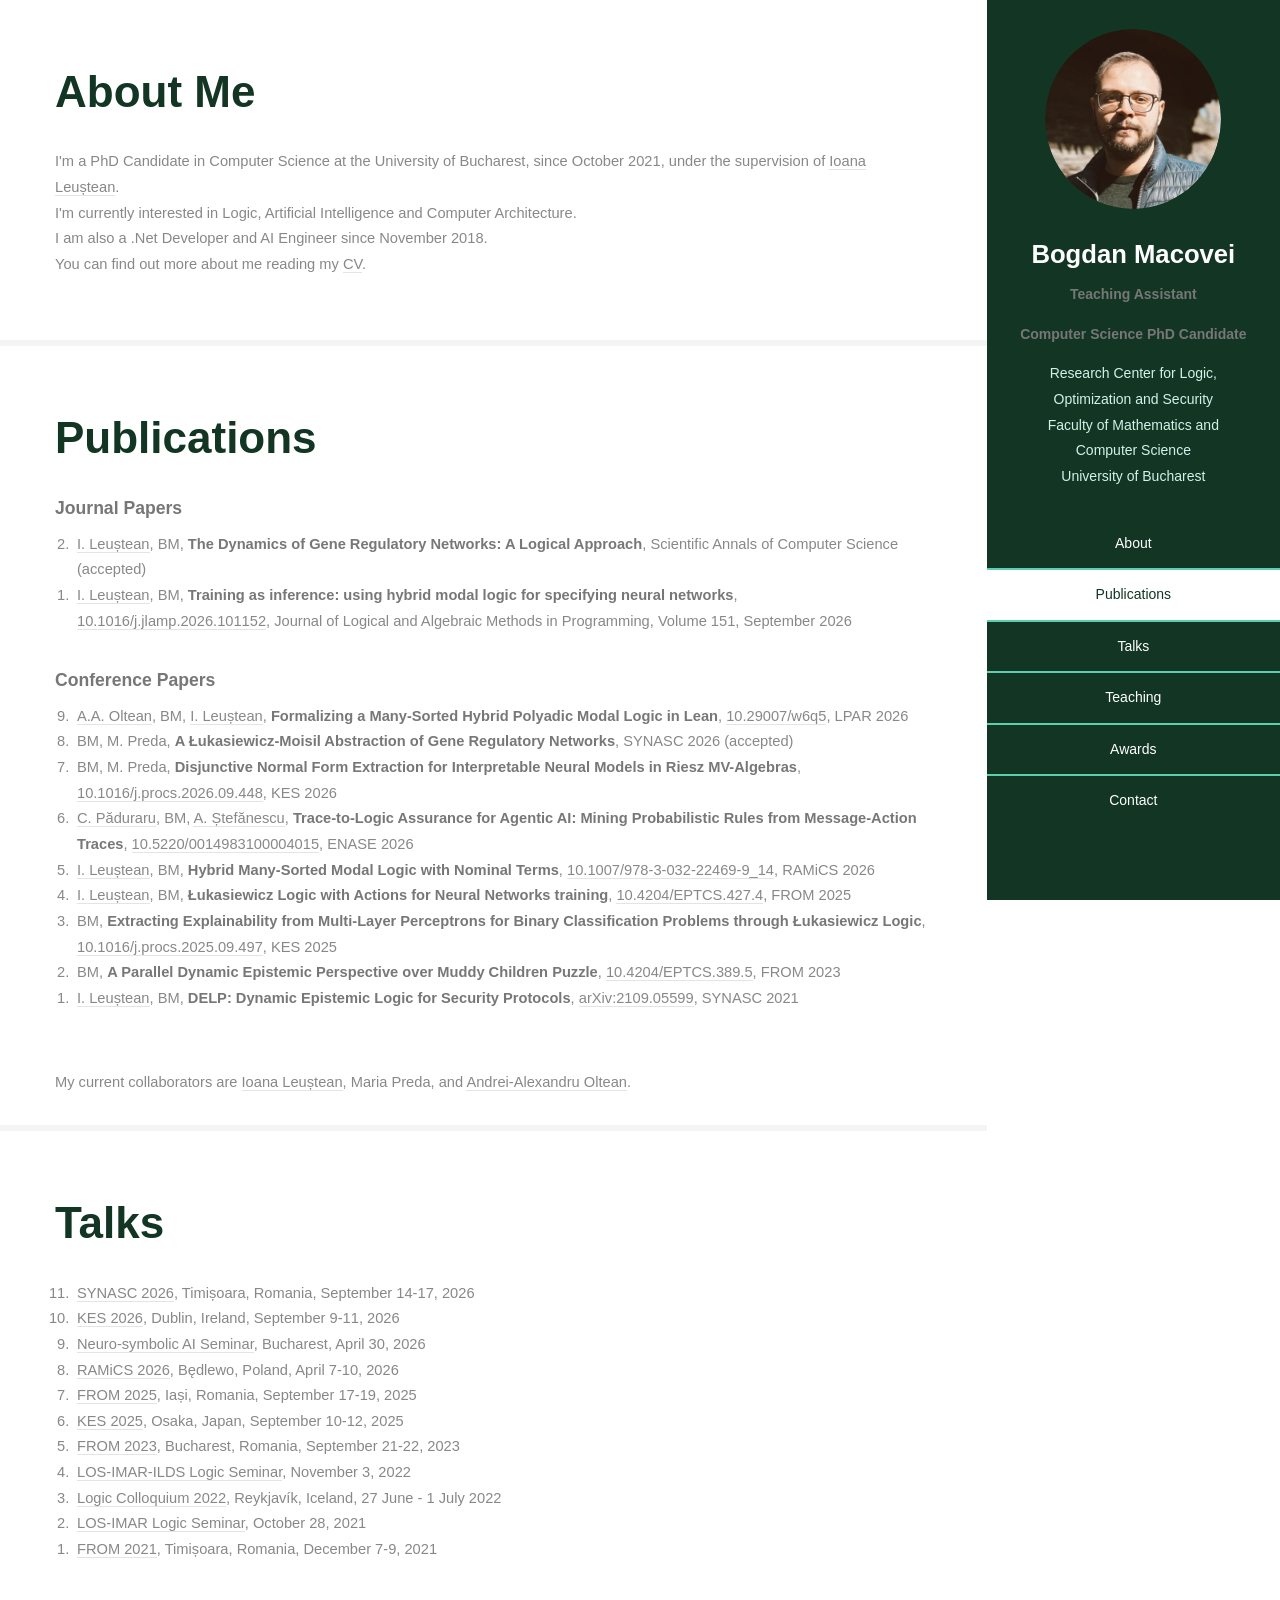
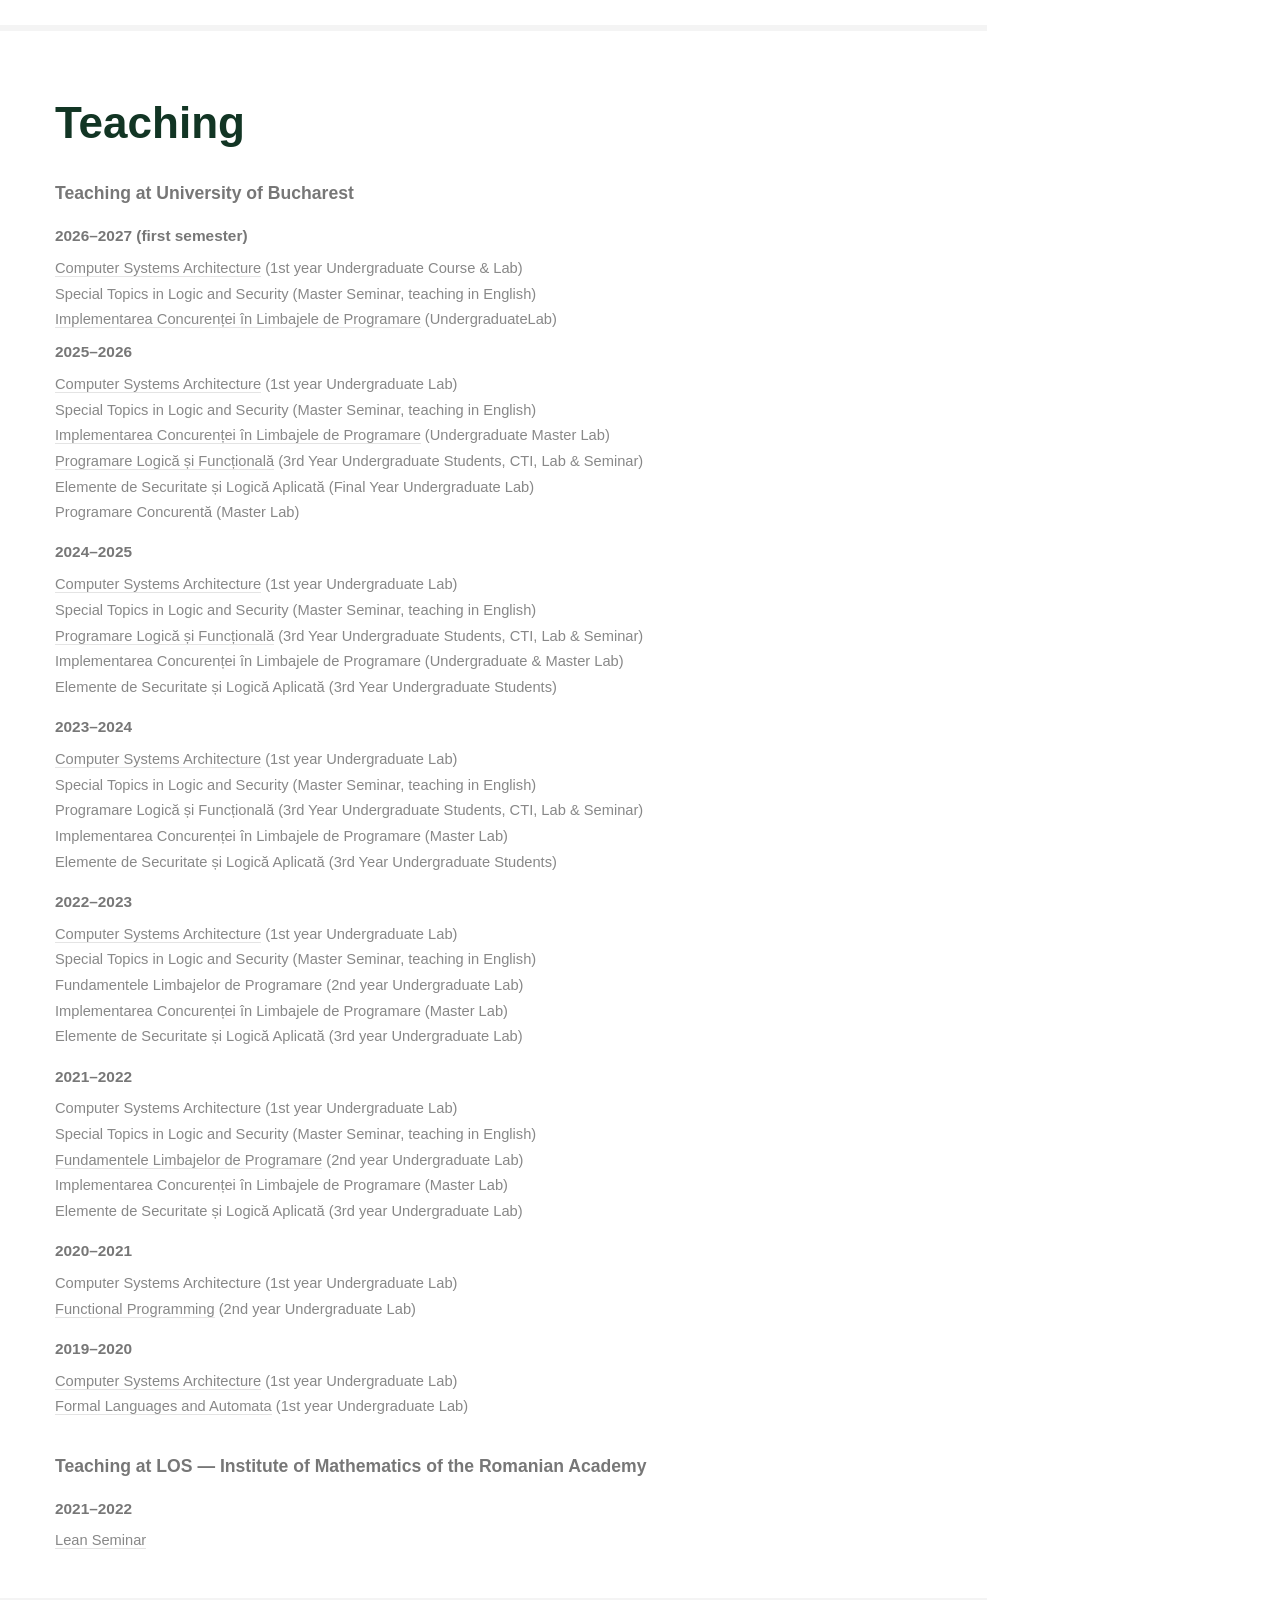
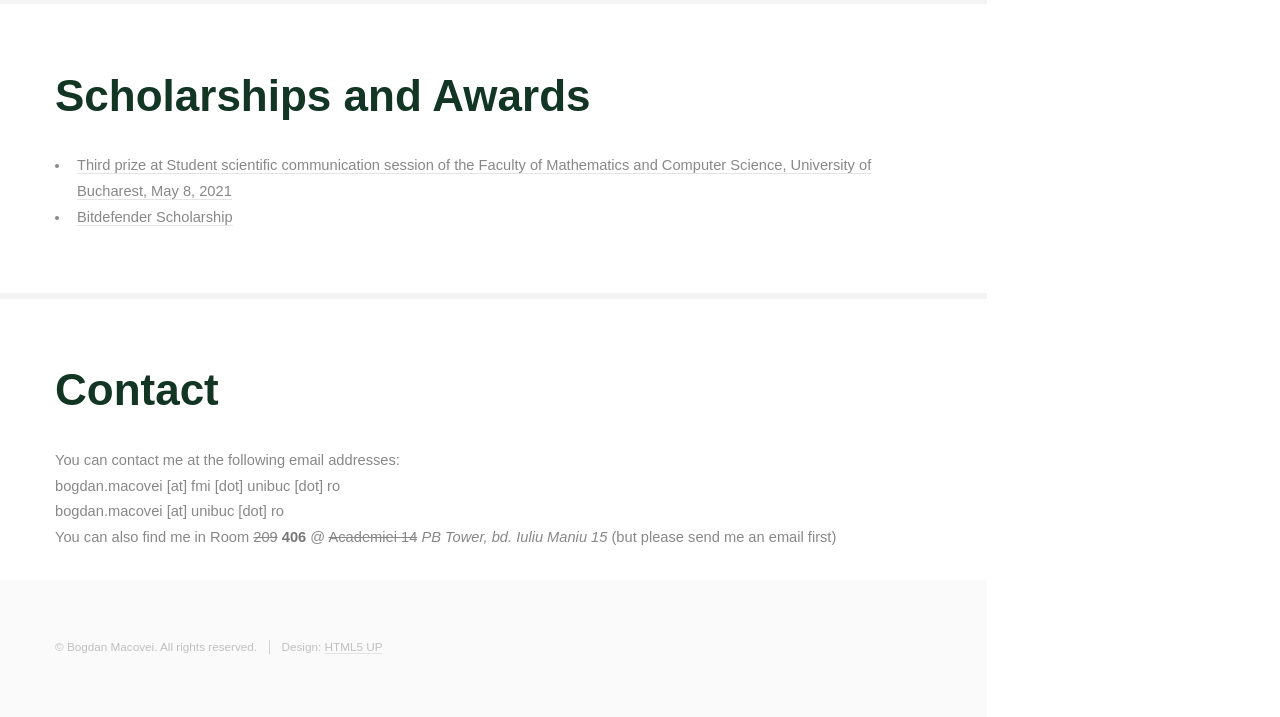
<file: index.html>
<!DOCTYPE HTML>
<!--
	Read Only by HTML5 UP
	html5up.net | @ajlkn
	Free for personal and commercial use under the CCA 3.0 license (html5up.net/license)
-->
<html>
	<head>
		<title>Bogdan Macovei</title>
		<meta charset="utf-8" />
		<meta name="viewport" content="width=device-width, initial-scale=1, user-scalable=no" />
		<link rel="stylesheet" href="assets/css/main.css" />
	</head>
	<body class="is-preload">

		<!-- Header -->
			<section id="header">
				<header>
					<span class="image avatar"><img src="images/bmacovei_poza_cropped.jpeg" alt="" /></span>
					<h1 id="logo"><a href="#">Bogdan Macovei</a></h1>
					<p><b>Teaching Assistant</b></p>
					<p><b>Computer Science PhD Candidate</b></p>
					<p><a style="border-bottom: none !important;" href="https://los.cs.unibuc.ro">Research Center for Logic, Optimization and Security</a><br />
					<a style="border-bottom: none !important;"  href="https://fmi.unibuc.ro">Faculty of Mathematics and Computer Science</a> <br />
					<a style="border-bottom: none !important;"  href="https://unibuc.ro">University of Bucharest</a>
				</p>
				</header>
				<nav id="nav">
                    <ul>
                        <li><a href="#desc" class="active">About</a></li>
                        <li><a href="#pub">Publications</a></li>
                        <li><a href="#talks">Talks</a></li>
                        <li><a href="#teaching">Teaching</a></li>
                        <li><a href="#awards">Awards</a></li>
                        <li><a href="#four">Contact</a></li>
                    </ul>
                </nav>
				<footer>
					<!-- <ul class="icons">
						<li><a href="https://www.facebook.com/bogdanmacovei7" class="icon brands fa-facebook-f"><span class="label">Facebook</span></a></li>
						<li><a href="#" class="icon brands fa-github"><span class="label">Github</span></a></li>
						<li><a href="#" class="icon solid fa-envelope"><span class="label">Email</span></a></li>
					</ul> -->
				</footer>
			</section>

		<!-- Wrapper -->
			<div id="wrapper">

				<!-- Main -->
					<div id="main">

						<!-- One -->
							<section id="desc">
								<div class="container">
									<header class="major">
										<h2>About Me</h2>
										<!-- <p>Just an incredibly simple responsive site<br />
										template freebie by <a href="http://html5up.net">HTML5 UP</a>.</p> -->
									</header>
									<p>
										I'm a PhD Candidate in Computer Science at the University of Bucharest, since October 2021, under the supervision of 
										<a href="https://cs.unibuc.ro/~ileustean//">Ioana Leuștean</a>. <br> 
										I'm currently interested in Logic, Artificial Intelligence and Computer Architecture.
										<br> 
										I am also a .Net Developer and AI Engineer since November 2018.
										<br>
										You can find out more about me reading my <a href="./documents/BMacovei_CV.pdf">CV</a>.
									</p>
									</div>
							</section>



						<!-- Three -->
							<section id="pub">
								<div class="container">
									<header class="major"><h2>Publications</h2></header>

									<h3 class="subsection-title">Journal Papers</h3>
									<ol reversed>
										<li>
											<a href="https://cs.unibuc.ro/~ileustean/">I. Leuștean</a>, BM, <b>The Dynamics of Gene Regulatory Networks: A Logical Approach</b>, Scientific Annals of Computer Science (accepted)
										</li>
										<li>
											<a href="https://cs.unibuc.ro/~ileustean/">I. Leuștean</a>, BM, <b>Training as inference: using hybrid modal logic for specifying neural networks</b>, <a href="https://doi.org/10.1016/j.jlamp.2026.101152">10.1016/j.jlamp.2026.101152</a>, Journal of Logical and Algebraic Methods in Programming, Volume 151, September 2026
										</li>
									</ol>

									<h3 class="subsection-title">Conference Papers</h3>	
									<ol reversed>
										<li>
											<a href="https://alexoltean61.github.io/">A.A. Oltean</a>, BM, <a href="https://cs.unibuc.ro/~ileustean/">I. Leuștean</a>, <b>Formalizing a Many-Sorted Hybrid Polyadic Modal Logic in Lean</b>, <a href="https://easychair.org/publications/paper/GnVW">10.29007/w6q5</a>, LPAR 2026
										</li>
										<li>
											BM, M. Preda, <b>A Łukasiewicz-Moisil Abstraction of Gene Regulatory Networks</b>, SYNASC 2026 (accepted)
										</li>
										<li>
											BM, M. Preda, <b>Disjunctive Normal Form Extraction for Interpretable Neural Models in Riesz MV-Algebras</b>, <a href="https://www.sciencedirect.com/science/article/pii/S187705092603601X">10.1016/j.procs.2026.09.448</a>, KES 2026
										</li>
										<li>
											<a href="https://www.researchgate.net/profile/Ciprian-Paduraru">C. Păduraru</a>, BM, <a href="https://alin.stefanescu.eu/">A. Ștefănescu</a>, <b>Trace-to-Logic Assurance for Agentic AI: Mining Probabilistic Rules from Message-Action Traces</b>, <a href="https://www.scitepress.org/Link.aspx?doi=10.5220/0014983100004015">10.5220/0014983100004015</a>, ENASE 2026
										</li>
										<li>
											<a href="https://cs.unibuc.ro/~ileustean/">I. Leuștean</a>, BM, <b>Hybrid Many-Sorted Modal Logic with Nominal Terms</b>, <a href="https://link.springer.com/chapter/10.1007/978-3-032-22469-9_14">10.1007/978-3-032-22469-9_14</a>, RAMiCS 2026 
										</li>
										<li>
											<a href="https://cs.unibuc.ro/~ileustean/">I. Leuștean</a>, BM, <b>Łukasiewicz Logic with Actions for Neural Networks training</b>, <a href="https://doi.org/10.4204/EPTCS.427.4">10.4204/EPTCS.427.4</a>, FROM 2025
										</li>
										<li>
											BM, <b>Extracting Explainability from Multi-Layer Perceptrons for Binary Classification Problems through Łukasiewicz Logic</b>, <a href="https://www.sciencedirect.com/science/article/pii/S1877050925031709">10.1016/j.procs.2025.09.497</a>, KES 2025
										</li>
										<li>
											BM, <b>A Parallel Dynamic Epistemic Perspective over Muddy Children Puzzle</b>, <a href="https://dx.doi.org/10.4204/EPTCS.389.5">10.4204/EPTCS.389.5</a>, FROM 2023  
										</li>
										<li>
											<a href="https://cs.unibuc.ro/~ileustean/">I. Leuștean</a>, BM, <b>DELP: Dynamic Epistemic Logic for Security Protocols</b>, <a href="https://arxiv.org/abs/2109.05599">arXiv:2109.05599</a>, SYNASC 2021
										</li>
									</ol>

									<br>
	
									<!--<b>Available Preprints</b>
									<ol reversed>
										<li>
											<a href="https://arxiv.org/abs/2606.27041">Formalizing a Many-Sorted Hybrid Polyadic Modal Logic in Lean</a> (with Andrei-Alexandru Oltean and Ioana Leuștean)
										</li>
									</ol>-->
									My current collaborators are <a href="https://cs.unibuc.ro/~ileustean/">Ioana Leuștean</a>, Maria Preda, and <a href="https://alexoltean61.github.io/">Andrei-Alexandru Oltean</a>. 
								</div>	
							</section>

							<section id="talks">
								<div class="container">
									<header class="major"><h2>Talks</h2></header>
									<ol reversed>
										<li>
											<a href="https://synasc.ro/2026/">SYNASC 2026</a>, Timișoara, Romania, September 14-17, 2026
										</li>
										<li>
											<a href="http://kes2026.kesinternational.org/">KES 2026</a>, Dublin, Ireland, September 9-11, 2026
										</li>
										<li>
											<a href="https://ilds.ro/nsai-seminar/">Neuro-symbolic AI Seminar</a>, Bucharest, April 30, 2026
										</li>
										<li>
											<a href="https://ramics-conf.github.io/2026/">RAMiCS 2026</a>, Będlewo, Poland, April 7-10, 2026
										</li>
										<li>
											<a href="https://fromsymposium.github.io/">FROM 2025</a>, Iași, Romania, September 17-19, 2025
										</li>
										<li>
											<a href="http://kes2025.kesinternational.org/">KES 2025</a>, Osaka, Japan, September 10-12, 2025
										</li>
										<li>
											<a href="https://from2023.cs.unibuc.ro/">FROM 2023</a>, Bucharest, Romania, September 21-22, 2023
										</li>
										<li>
											<a href="https://ilds.ro/seminars/logic-seminar/logic-seminar-talk-lean-certified-dynamic-epistemic-logic-with-actions-for-security-protocols/">LOS-IMAR-ILDS Logic Seminar</a>, November 3, 2022
										</li>
										<li>
											<a href="http://icetcs.ru.is/lc2022/talks/talk_32/">Logic Colloquium 2022</a>, Reykjavík, Iceland, 27 June - 1 July 2022
										</li>
										<li>
											<a href="https://los.cs.unibuc.ro/seminar-logic.html">LOS-IMAR Logic Seminar</a>, October 28, 2021	
										</li>
										<li>
											<a href="https://from2021.cs.unibuc.ro">FROM 2021</a>, Timișoara, Romania, December 7-9, 2021
										</li>
									</ol>
								</div>
							</section>

													<!-- Two -->
							<section id="teaching">
                                <div class="container">
                                    <header class="major">
                                        <h2>Teaching</h2>
                                    </header>

                                    <h3>Teaching at University of Bucharest</h3>

									<div class="teaching-year">
										<h4>2026–2027 (first semester)</h4>
										<a href="./asc.html">Computer Systems Architecture</a> (1st year Undergraduate Course & Lab)<br>
										Special Topics in Logic and Security (Master Seminar, teaching in English)<br>
										<a href="./iclp.html">Implementarea Concurenței în Limbajele de Programare</a> (UndergraduateLab)<br>

                                    <div class="teaching-year">
                                        <h4>2025–2026</h4>
                                        <a href="https://cs.unibuc.ro/~crusu/asc">Computer Systems Architecture</a> (1st year Undergraduate Lab)<br>
                                        Special Topics in Logic and Security (Master Seminar, teaching in English)<br>
                                        <a href="./iclp.html">Implementarea Concurenței în Limbajele de Programare</a> (Undergraduate Master Lab)<br>
                                        <a href="./plf.html">Programare Logică și Funcțională</a> (3rd Year Undergraduate Students, CTI, Lab &amp; Seminar)<br>
                                        Elemente de Securitate și Logică Aplicată (Final Year Undergraduate Lab)<br>
                                        Programare Concurentă (Master Lab)
                                    </div>

                                    <div class="teaching-year">
                                        <h4>2024–2025</h4>
                                        <a href="https://cs.unibuc.ro/~crusu/asc">Computer Systems Architecture</a> (1st year Undergraduate Lab)<br>
                                        Special Topics in Logic and Security (Master Seminar, teaching in English)<br>
                                        <a href="./plf.html">Programare Logică și Funcțională</a> (3rd Year Undergraduate Students, CTI, Lab &amp; Seminar)<br>
                                        Implementarea Concurenței în Limbajele de Programare (Undergraduate &amp; Master Lab)<br>
                                        Elemente de Securitate și Logică Aplicată (3rd Year Undergraduate Students)
                                    </div>

                                    <div class="teaching-year">
                                        <h4>2023–2024</h4>
                                        <a href="https://cs.unibuc.ro/~crusu/asc/">Computer Systems Architecture</a> (1st year Undergraduate Lab)<br>
                                        Special Topics in Logic and Security (Master Seminar, teaching in English)<br>
                                        Programare Logică și Funcțională (3rd Year Undergraduate Students, CTI, Lab &amp; Seminar)<br>
                                        Implementarea Concurenței în Limbajele de Programare (Master Lab)<br>
                                        Elemente de Securitate și Logică Aplicată (3rd Year Undergraduate Students)
                                    </div>

                                    <div class="teaching-year">
                                        <h4>2022–2023</h4>
                                        <a href="https://cs.unibuc.ro/~crusu/asc/">Computer Systems Architecture</a> (1st year Undergraduate Lab)<br>
                                        Special Topics in Logic and Security (Master Seminar, teaching in English)<br>
                                        Fundamentele Limbajelor de Programare (2nd year Undergraduate Lab)<br>
                                        Implementarea Concurenței în Limbajele de Programare (Master Lab)<br>
                                        Elemente de Securitate și Logică Aplicată (3rd year Undergraduate Lab)
                                    </div>

                                    <div class="teaching-year">
                                        <h4>2021–2022</h4>
                                        Computer Systems Architecture (1st year Undergraduate Lab)<br>
                                        Special Topics in Logic and Security (Master Seminar, teaching in English)<br>
                                        <a href="https://tinyurl.com/flp-2022-materiale">Fundamentele Limbajelor de Programare</a> (2nd year Undergraduate Lab)<br>
                                        Implementarea Concurenței în Limbajele de Programare (Master Lab)<br>
                                        Elemente de Securitate și Logică Aplicată (3rd year Undergraduate Lab)
                                    </div>

                                    <div class="teaching-year">
                                        <h4>2020–2021</h4>
                                        Computer Systems Architecture (1st year Undergraduate Lab)<br>
                                        <a href="https://https://cs.unibuc.ro/~ileustean//PF.html">Functional Programming</a> (2nd year Undergraduate Lab)
                                    </div>

                                    <div class="teaching-year">
                                        <h4>2019–2020</h4>
                                        <a href="https://tinyurl.com/asc-lab-2019">Computer Systems Architecture</a> (1st year Undergraduate Lab)<br>
                                        <a href="https://tinyurl.com/lfa-lab-2020">Formal Languages and Automata</a> (1st year Undergraduate Lab)
                                    </div>

									<br>

                                    <h3>Teaching at LOS — Institute of Mathematics of the Romanian Academy</h3>

                                    <div class="teaching-year">
                                        <h4>2021–2022</h4>
                                        <a href="https://los.cs.unibuc.ro/seminar-Lean.html">Lean Seminar</a>
                                    </div>
                                </div>
                            </section>

							<section id="awards">
								<div class="container">
									<header class="major"><h2>Scholarships and Awards</h2></header>
									<ul>
										<li>
											<a href="https://fmi.unibuc.ro/noutati/sesiunea-de-comunicari-stiintifice-studentesti-premii/">Third prize at Student
												scientific communication session of the Faculty of Mathematics and Computer Science, University of Bucharest, May 8, 2021
											</a>	
										</li>
										<li>
											<a href="https://sla.cs.unibuc.ro/ro/castigatori-burse-si-premii-bitdefender/">Bitdefender Scholarship</a>
										</li>
									</ul>
								</div>
							</section>

						<!-- Four -->
							<section id="four">
								<div class="container">
									<header class="major"><h2>Contact</h2></header>
									You can contact me at the following email addresses: <br>
									bogdan.macovei [at] fmi [dot] unibuc [dot] ro<br>
									bogdan.macovei [at] unibuc [dot] ro <br>

									You can also find me in Room <s>209</s> <b>406</b> @ <s>Academiei 14</s> <i>PB Tower, bd. Iuliu Maniu 15</i> (but please send me an email first)
								</div>
							</section>
					</div>

				<!-- Footer -->
					<section id="footer">
						<div class="container">
							<ul class="copyright">
								<li>&copy; Bogdan Macovei. All rights reserved.</li><li>Design: <a href="http://html5up.net">HTML5 UP</a></li>
							</ul>
						</div>
					</section>

			</div>

		<!-- Scripts -->
			<script src="assets/js/jquery.min.js"></script>
			<script src="assets/js/jquery.scrollex.min.js"></script>
			<script src="assets/js/jquery.scrolly.min.js"></script>
			<script src="assets/js/browser.min.js"></script>
			<script src="assets/js/breakpoints.min.js"></script>
			<script src="assets/js/util.js"></script>
			<script src="assets/js/main.js"></script>

	</body>
</html>
</file>
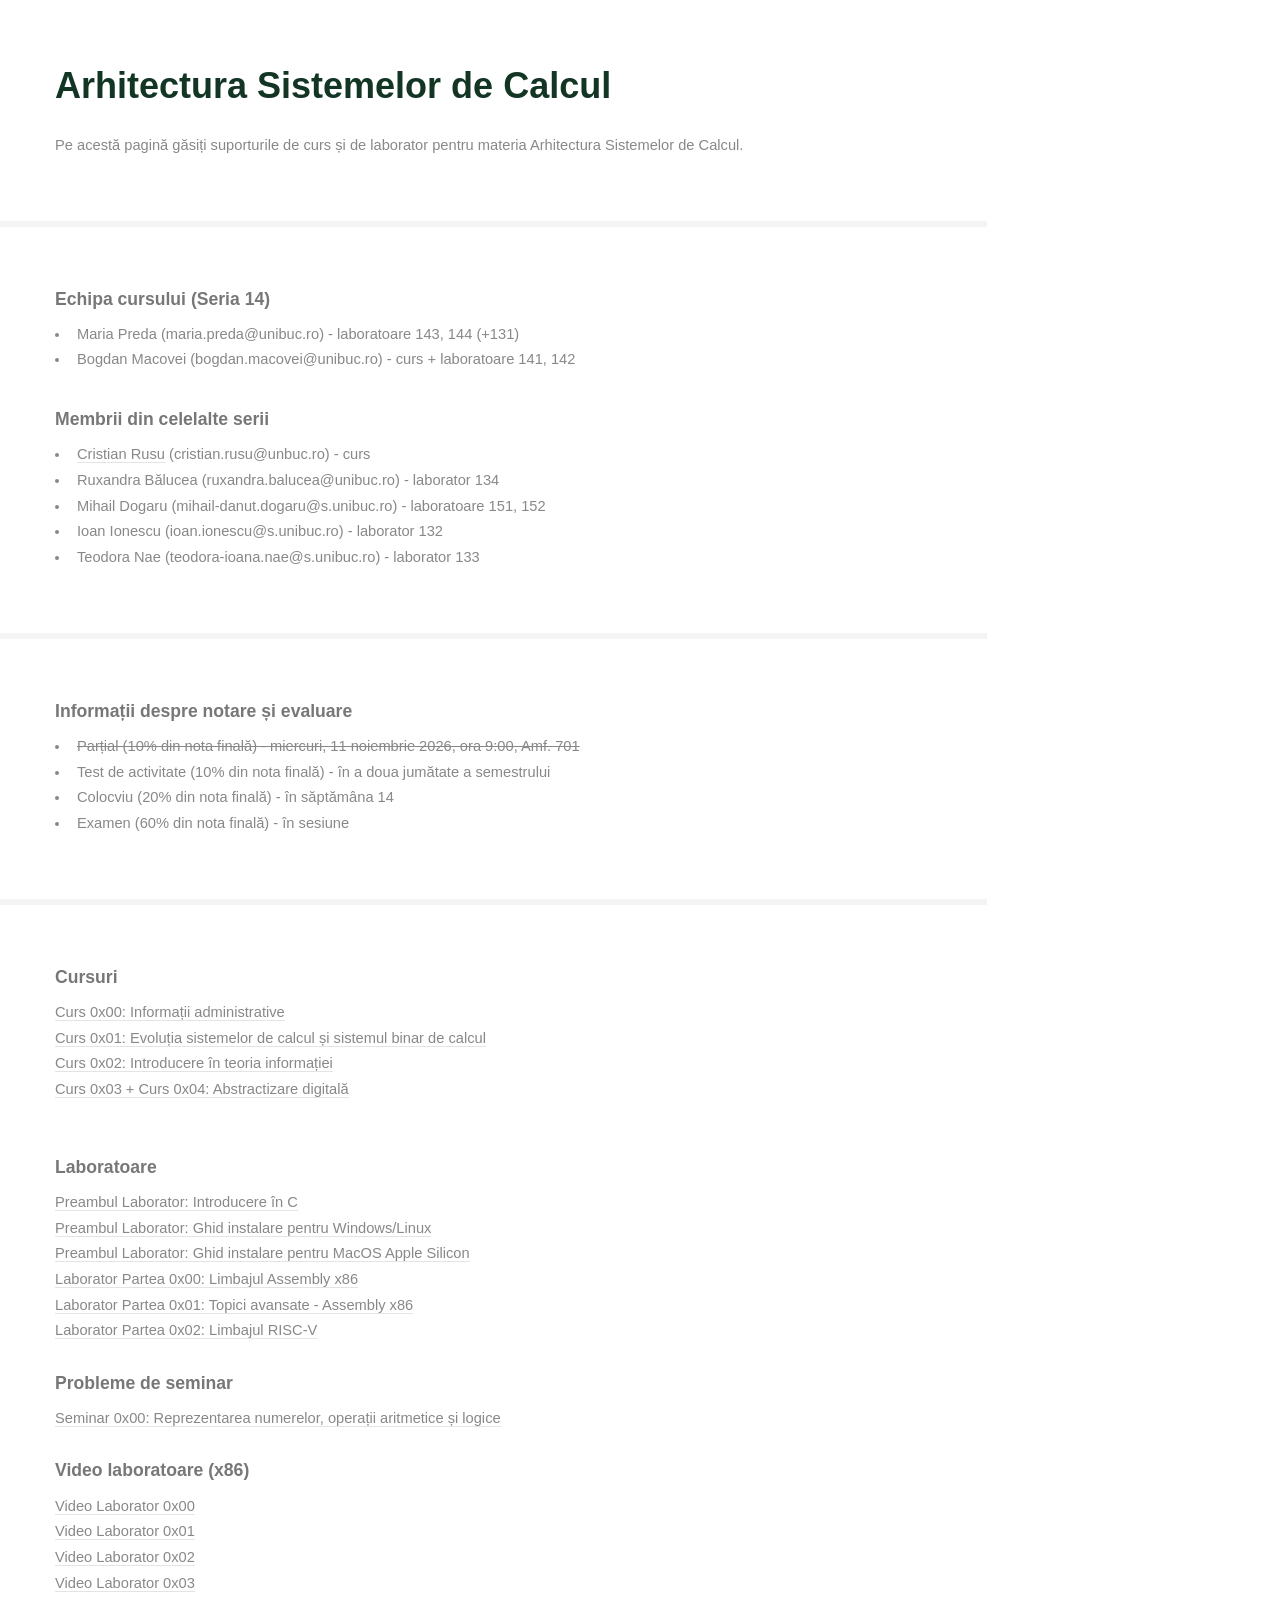
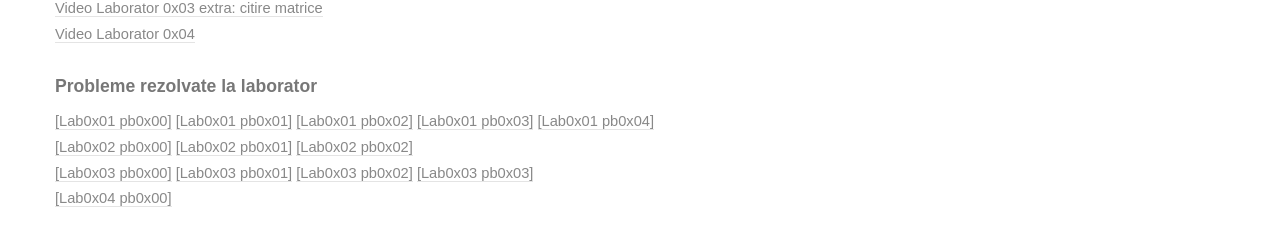
<file: asc.html>
<!DOCTYPE HTML>
<html>
	<head>
		<title>Bogdan Macovei</title>
		<meta charset="utf-8" />
		<meta name="viewport" content="width=device-width, initial-scale=1, user-scalable=no" />
		<link rel="stylesheet" href="assets/css/main.css" />
	</head>
	<body class="is-preload">

		<!-- Wrapper -->
			
			<div id="wrapper">

				<!-- Main -->
					<div id="main">

						<!-- One -->
							<section id="one">
								<div class="container">
									<header class="major">
										<h2 style="font-size:36px;">Arhitectura Sistemelor de Calcul</h2>
									</header>
									<p>
										Pe acestă pagină găsiți suporturile de curs și de laborator pentru materia Arhitectura Sistemelor de Calcul.
									</p>
									</div>
							</section>

							<!-- <section id="news">
								<div class="container">
									<h3>Ce veți studia...</h3>
									<ul>
										<li>Multithreading și modele de cuncurență în Java și/sau Python</li>
										<li>Implementarea concurenței în Haskell. Software Transactional Memory</li>
										<li>Modelul actorilor în Erlang</li>
									</ul>
								</div>
							</section> -->

                            
							<section id="team">
								<div class="container">
									<h3>Echipa cursului (Seria 14)</h3>
									<ul>
										<li>Maria Preda (maria.preda@unibuc.ro) - laboratoare 143, 144 (+131)</li>
										<li>Bogdan Macovei (bogdan.macovei@unibuc.ro) - curs + laboratoare 141, 142</li>
									</ul>

                                    <h3>Membrii din celelalte serii</h3>
									<ul>
										<li><a href="https://cs.unibuc.ro/~crusu">Cristian Rusu</a> (cristian.rusu@unbuc.ro) - curs</li>
                                        <li>Ruxandra Bălucea (ruxandra.balucea@unibuc.ro) - laborator 134</li>
										<li>Mihail Dogaru (mihail-danut.dogaru@s.unibuc.ro) - laboratoare 151, 152</li>
                                        <li>Ioan Ionescu (ioan.ionescu@s.unibuc.ro) - laborator 132</li>
                                        <li>Teodora Nae (teodora-ioana.nae@s.unibuc.ro) - laborator 133</li>
									</ul>
								</div>
							</section>

							<section id="grading">
								<div class="container">
									<h3>Informații despre notare și evaluare</h3>
									<ul>
										<li><s>Parțial (10% din nota finală) - miercuri, 11 noiembrie 2026, ora 9:00, Amf. 701</s></li>
										<li>Test de activitate (10% din nota finală) - în a doua jumătate a semestrului</li>
                                        <li>Colocviu (20% din nota finală) - în săptămâna 14</li>
                                        <li>Examen (60% din nota finală) - în sesiune</li>
									</ul>
								</div>
							</section>

							<section id="labs">
								<div class="container">
									<h3>Cursuri</h3>
									<a href="https://cs.unibuc.ro/~crusu/asc/Arhitectura%20Sistemelor%20de%20Calcul%20(ASC)%20-%20Curs%200x00%202026.pdf">Curs 0x00: Informații administrative</a> <br>
									<a href="https://cs.unibuc.ro/~crusu/asc/Arhitectura%20Sistemelor%20de%20Calcul%20(ASC)%20-%20Curs%200x01%202026.pdf">Curs 0x01: Evoluția sistemelor de calcul și sistemul binar de calcul</a> <br>
                                    <a href="https://cs.unibuc.ro/~crusu/asc/Arhitectura%20Sistemelor%20de%20Calcul%20(ASC)%20-%20Curs%200x02%202026.pdf">Curs 0x02: Introducere în teoria informației</a> <br>
									<a href="https://cs.unibuc.ro/~crusu/asc/Arhitectura%20Sistemelor%20de%20Calcul%20(ASC)%20-%20Curs%200x03%20si%200x04%202026.pdf">Curs 0x03 + Curs 0x04: Abstractizare digitală</a> <br>

                                    <br><br>

                                    <h3>Laboratoare</h3>
                                    <a href="https://cs.unibuc.ro/~crusu/asc/Arhitectura%20Sistemelor%20de%20Calcul%20(ASC)%20-%20Laborator%20Introducere%20C.pdf">Preambul Laborator: Introducere în C</a> <br>
                                    <a href="https://youtu.be/XGr6_QV5moU">Preambul Laborator: Ghid instalare pentru Windows/Linux</a> <br>
                                    <a href="https://youtu.be/1kENnRk39J0">Preambul Laborator: Ghid instalare pentru MacOS Apple Silicon</a> <br>
                                    <a href="https://cs.unibuc.ro/~crusu/asc/Arhitectura%20Sistemelor%20de%20Calcul%20(ASC)%20-%20Laborator%20Partea%200x00.pdf">Laborator Partea 0x00: Limbajul Assembly x86</a> <br>
                                    <a href="https://cs.unibuc.ro/~crusu/asc/Arhitectura%20Sistemelor%20de%20Calcul%20(ASC)%20-%20Laborator%20Partea%200x01.pdf">Laborator Partea 0x01: Topici avansate - Assembly x86</a> <br>
                                    <a href="https://cs.unibuc.ro/~crusu/asc/Arhitectura%20Sistemelor%20de%20Calcul%20(ASC)%20-%20Laborator%20Partea%200x02.pdf">Laborator Partea 0x02: Limbajul RISC-V</a>
                                    
                                    <br><br>

                                    <h3>Probleme de seminar</h3>
                                    <a href="https://cs.unibuc.ro/~crusu/asc/Arhitectura%20Sistemelor%20de%20Calcul%20(ASC)%20-%20Seminar%200x00.pdf">Seminar 0x00: Reprezentarea numerelor, operații aritmetice și logice</a>

                                    <br><br>

                                    <h3>Video laboratoare (x86)</h3>
                                    <a href="https://youtu.be/yC_VVwIb1MU">Video Laborator 0x00</a> <br>
                                    <a href="https://youtu.be/HG0whf700uk">Video Laborator 0x01</a> <br>
                                    <a href="https://youtu.be/0Z5xLY_qIUo">Video Laborator 0x02</a> <br>
                                    <a href="https://youtu.be/r5ndwQa9vdQ">Video Laborator 0x03</a> <br>
                                    <a href="https://youtu.be/tENj2R-ixDc">Video Laborator 0x03 extra: citire matrice</a> <br>
                                    <a href="https://youtu.be/dhAf9MN_v8s">Video Laborator 0x04</a>
                                    

                                    <br><br>
                                    <h3>Probleme rezolvate la laborator</h3>
                                    <a href="./labs/asc/lab0x01/pb1.s">[Lab0x01 pb0x00]</a> <a href="./labs/asc/lab0x01/pb2.s">[Lab0x01 pb0x01]</a> <a href="./labs/asc/lab0x01/pb3.s">[Lab0x01 pb0x02]</a> <a href="./labs/asc/lab0x01/pb4.s">[Lab0x01 pb0x03]</a> <a href="./labs/asc/lab0x01/pb5.s">[Lab0x01 pb0x04]</a>  
                                    <br>
                                    <a href="./labs/asc/lab0x02/pb1.s">[Lab0x02 pb0x00]</a> <a href="./labs/asc/lab0x02/pb2.s">[Lab0x02 pb0x01]</a> <a href="./labs/asc/lab0x02/pb3.s">[Lab0x02 pb0x02]</a> 
									<br>
									<a href="./labs/asc/lab0x03/pb1.s">[Lab0x03 pb0x00]</a> <a href="./labs/asc/lab0x03/pb2.s">[Lab0x03 pb0x01]</a> <a href="./labs/asc/lab0x03/pb3.s">[Lab0x03 pb0x02]</a> <a href="./labs/asc/lab0x03/pb4.s">[Lab0x03 pb0x03]</a> 
									<br>
									<a href="./labs/asc/lab0x04/pb1.s">[Lab0x04 pb0x00]</a>
								</div>
							</section>

			</div>

		<!-- Scripts -->
			<script src="assets/js/jquery.min.js"></script>
			<script src="assets/js/jquery.scrollex.min.js"></script>
			<script src="assets/js/jquery.scrolly.min.js"></script>
			<script src="assets/js/browser.min.js"></script>
			<script src="assets/js/breakpoints.min.js"></script>
			<script src="assets/js/util.js"></script>
			<script src="assets/js/main.js"></script>

	</body>
</html>
</file>
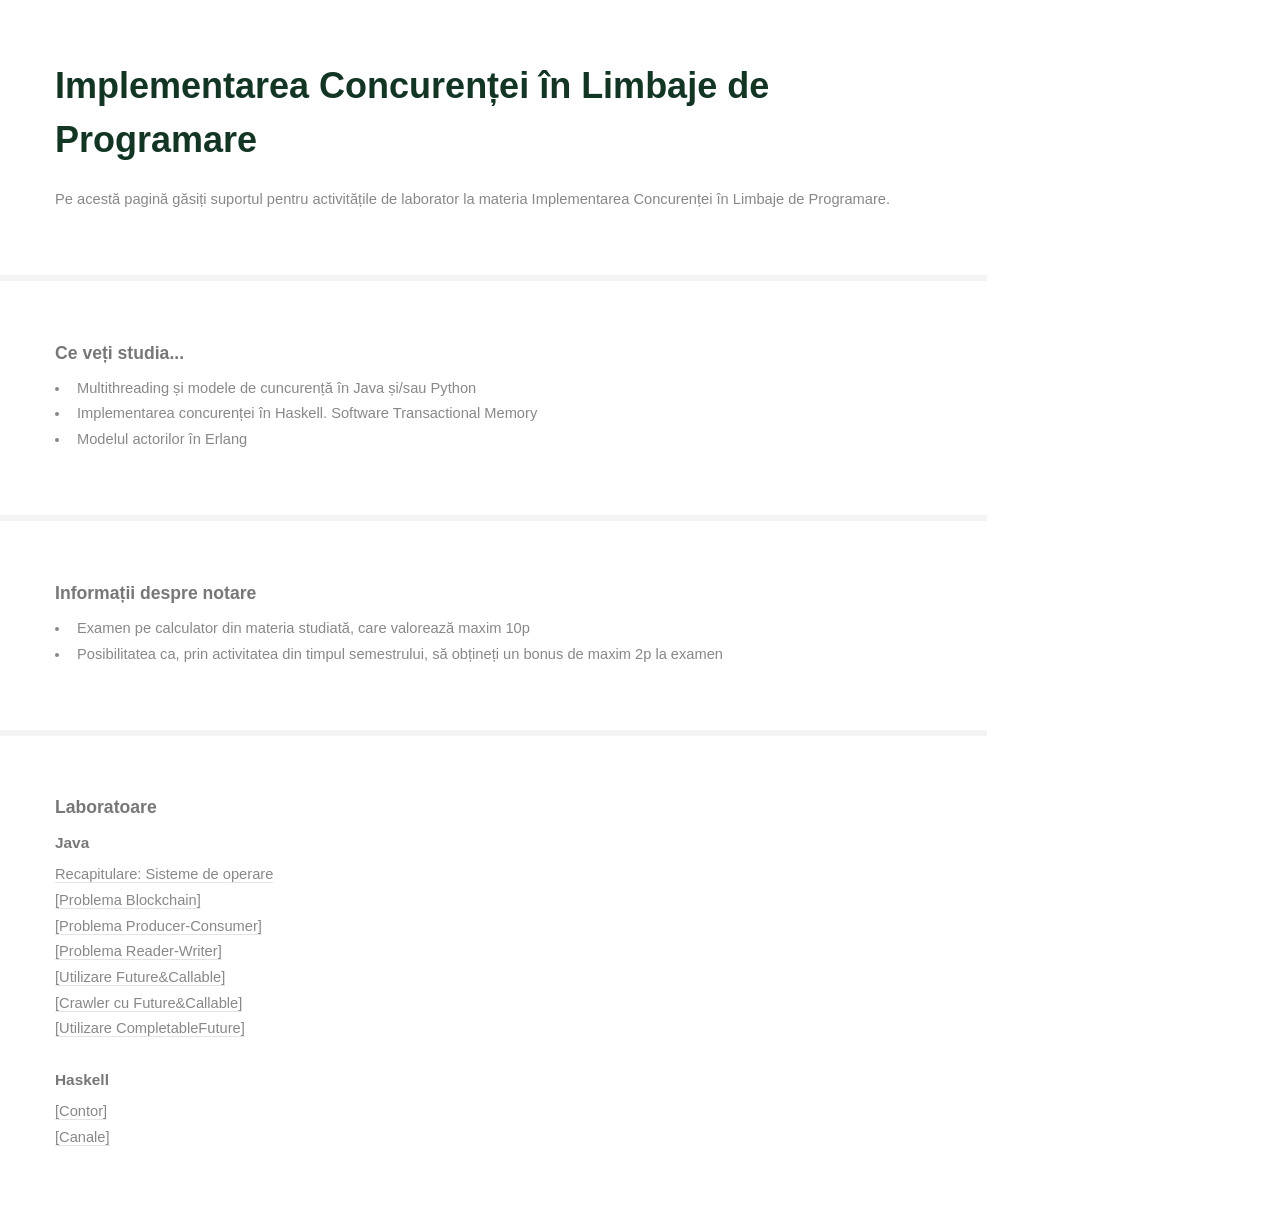
<file: iclp.html>
<!DOCTYPE HTML>
<!--
	Read Only by HTML5 UP
	html5up.net | @ajlkn
	Free for personal and commercial use under the CCA 3.0 license (html5up.net/license)
-->
<html>
	<head>
		<title>Bogdan Macovei</title>
		<meta charset="utf-8" />
		<meta name="viewport" content="width=device-width, initial-scale=1, user-scalable=no" />
		<link rel="stylesheet" href="assets/css/main.css" />
	</head>
	<body class="is-preload">

		<!-- Wrapper -->
			
			<div id="wrapper">

				<!-- Main -->
					<div id="main">

						<!-- One -->
							<section id="one">
								<div class="container">
									<header class="major">
										<h2 style="font-size:36px;">Implementarea Concurenței în Limbaje de Programare</h2>
									</header>
									<p>
										Pe acestă pagină găsiți suportul pentru activitățile de laborator la materia Implementarea Concurenței în Limbaje de Programare.
									</p>
									</div>
							</section>

							<section id="news">
								<div class="container">
									<h3>Ce veți studia...</h3>
									<ul>
										<li>Multithreading și modele de cuncurență în Java și/sau Python</li>
										<li>Implementarea concurenței în Haskell. Software Transactional Memory</li>
										<li>Modelul actorilor în Erlang</li>
									</ul>
								</div>
							</section>

							<section id="grading">
								<div class="container">
									<h3>Informații despre notare</h3>
									<ul>
										<li>Examen pe calculator din materia studiată, care valorează maxim 10p</li>
										<li>Posibilitatea ca, prin activitatea din timpul semestrului, să obțineți un bonus de maxim 2p la examen</li>
									</ul>
								</div>
							</section>

							<section id="labs">
								<div class="container">
									<h3>Laboratoare</h3>
									<h4>Java</h4>
									<a href="./labs/iclp/iclp-lab1.html">Recapitulare: Sisteme de operare</a> <br>
									<a href="./labs/iclp/sources/BlockchainProblem.java">[Problema Blockchain]</a> <br>
									<a href="./labs/iclp/sources/ProducerConsumerProblem.java">[Problema Producer-Consumer]</a> <br>
									<a href="./labs/iclp/sources/ReaderWriterProblem.java">[Problema Reader-Writer]</a> <br>
									<a href="./labs/iclp/sources/FutureCallable.java">[Utilizare Future&Callable]</a> <br>
									<a href="./labs/iclp/sources/Crawler.java">[Crawler cu Future&Callable]</a> <br>
									<a href="./labs/iclp/sources/CompletableFutureMain.java">[Utilizare CompletableFuture]</a><br/><br/>

									<h4>Haskell</h4>
									<a href="./labs/iclp/sources/counter.hs">[Contor]</a><br/>
									<a href="./labs/iclp/sources/channels.hs">[Canale]</a><br/></br>

								</div>
							</section>
				

			</div>

		<!-- Scripts -->
			<script src="assets/js/jquery.min.js"></script>
			<script src="assets/js/jquery.scrollex.min.js"></script>
			<script src="assets/js/jquery.scrolly.min.js"></script>
			<script src="assets/js/browser.min.js"></script>
			<script src="assets/js/breakpoints.min.js"></script>
			<script src="assets/js/util.js"></script>
			<script src="assets/js/main.js"></script>

	</body>
</html>
</file>
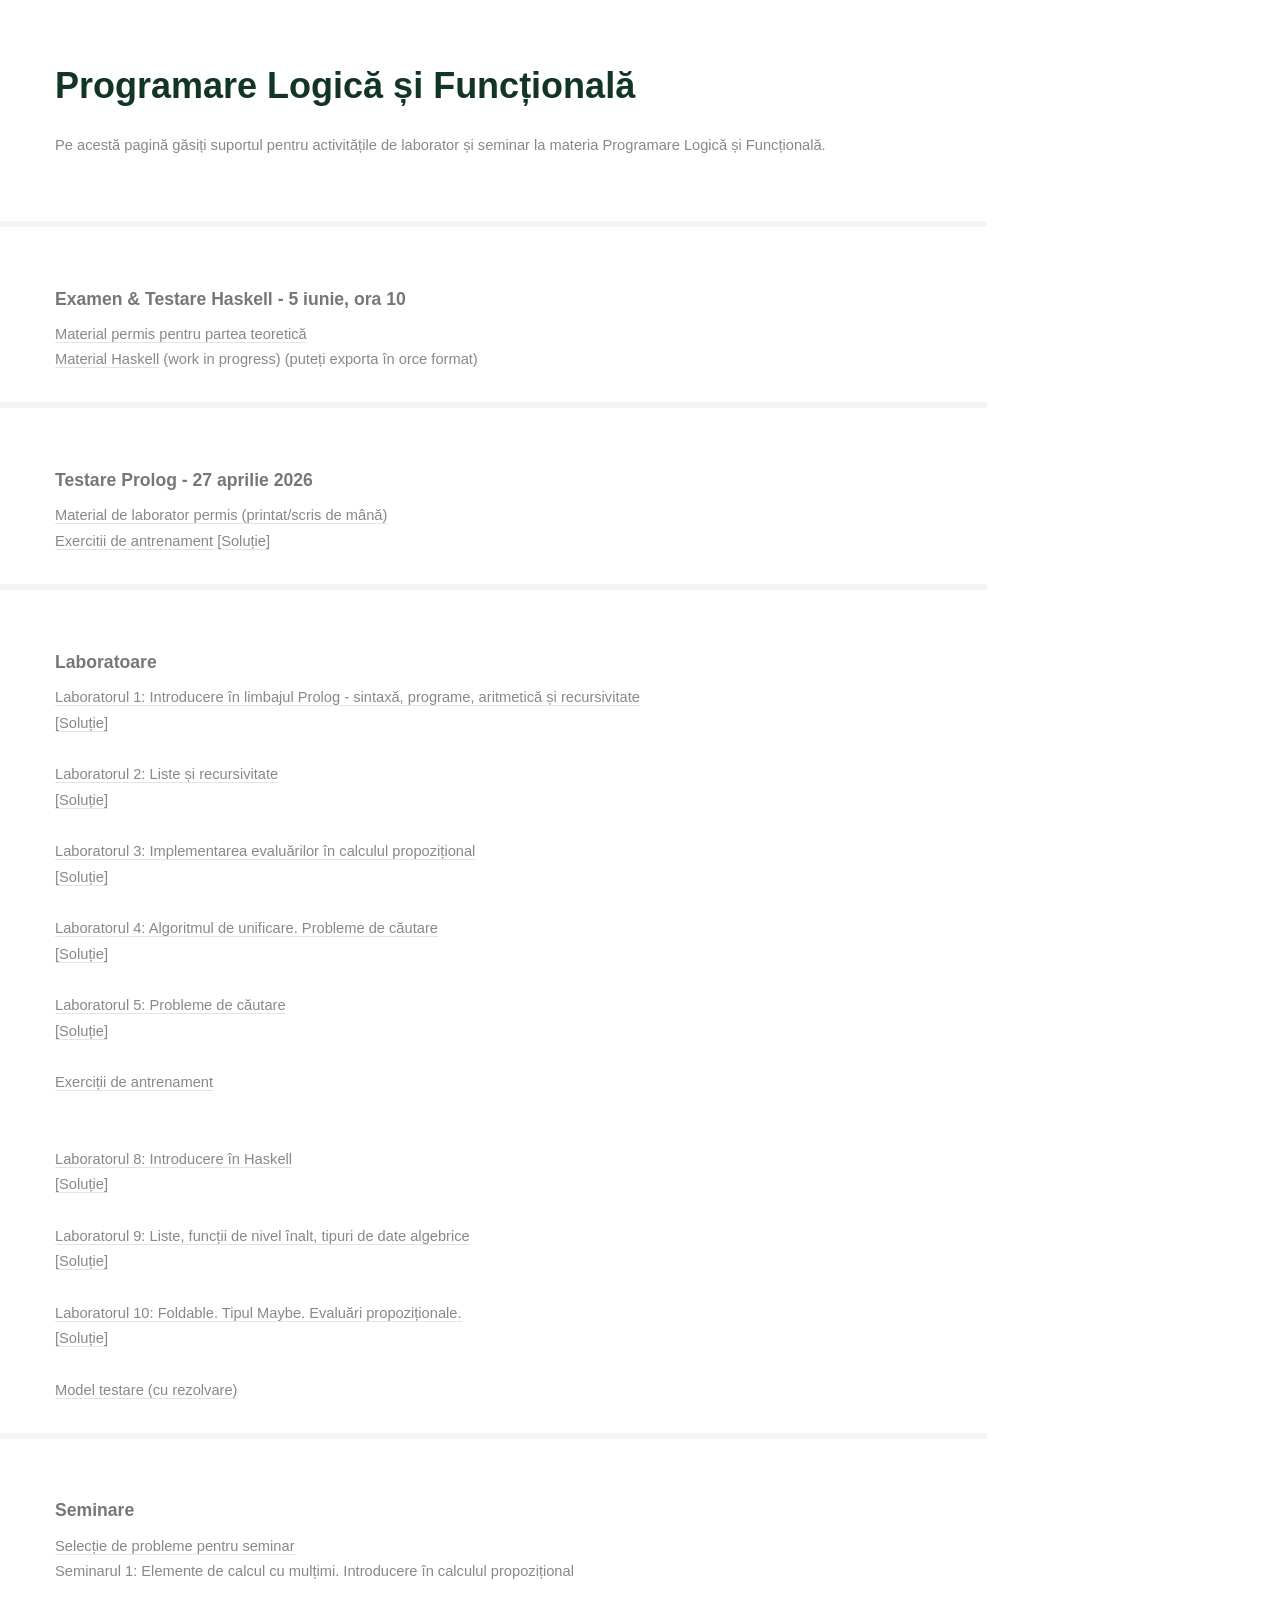
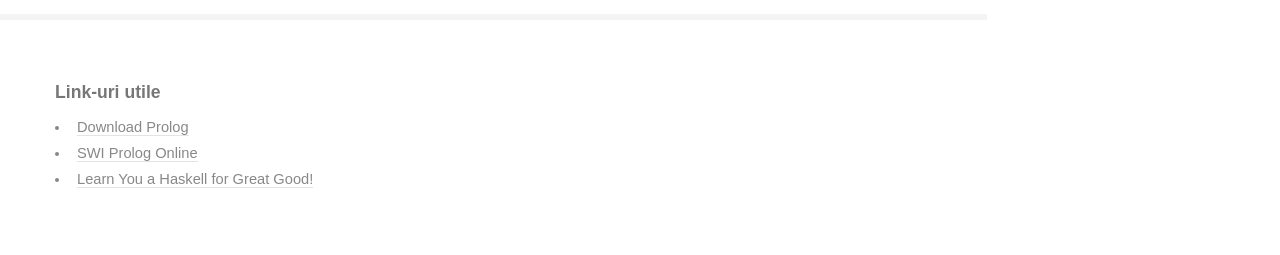
<file: plf.html>
<!DOCTYPE HTML>
<!--
	Read Only by HTML5 UP
	html5up.net | @ajlkn
	Free for personal and commercial use under the CCA 3.0 license (html5up.net/license)
-->
<html>
	<head>
		<title>Bogdan Macovei</title>
		<meta charset="utf-8" />
		<meta name="viewport" content="width=device-width, initial-scale=1, user-scalable=no" />
		<link rel="stylesheet" href="assets/css/main.css" />
	</head>
	<body class="is-preload">

		<!-- Wrapper -->
			
			<div id="wrapper">

				<!-- Main -->
					<div id="main">

						<!-- One -->
							<section id="one">
								<div class="container">
									<header class="major">
										<h2 style="font-size:36px;">Programare Logică și Funcțională</h2>
									</header>
									<p>
										Pe acestă pagină găsiți suportul pentru activitățile de laborator și seminar la materia Programare Logică și Funcțională.
									</p>
									</div>
							</section>

							<!--<section id="sadNews">
								<div class="container">
									<h3>In Memoriam Grasi</h3>
									Grasi, pisicuța care a patronat cursul de Programare Logică și Funcțională ne-a părăsit pe 25 noiembrie 2025. Să pici studenții de acolo din Raiul Animăluțelor! 
									<div style="
										width: 350px;
										height: 500px;
										background-image: url('./images/grasi.png');
										background-size: cover;
										background-position: center;
										background-repeat: no-repeat;
										background-color: rgba(0, 0, 0, 0.4); /* transparent black */
										border-radius: 8px;
										">
									</div>

								</div>
							</section>-->

							<section id="haskell">
								<div class="container">
									<h3>Examen & Testare Haskell - 5 iunie, ora 10</h3>
									<a href="./labs/SelectieTeorie.pdf">Material permis pentru partea teoretică</a><br/>
									<a href="./labs/testare.hs">Material Haskell</a> (work in progress) (puteți exporta în orce format) 
								</div>
							</section>

							<section id="news">
								<div class="container">
									<h3>Testare Prolog - 27 aprilie 2026</h3>
									<a href="./labs/breviar.pl">Material de laborator permis (printat/scris de mână)</a><br/>
									<a href="./labs/model.pl">Exercitii de antrenament</a> <a href="./labs/model_rezolvat.pl">[Soluție]</a>
								</div>
							</section>

							<section id="labs">
								<div class="container">
									<h3>Laboratoare</h3>
									<a href="./labs/PLF_Lab_01.pdf">Laboratorul 1: Introducere în limbajul Prolog - sintaxă, programe, aritmetică și recursivitate</a> <br>
									<a href="./labs/solutions/lab1.pl">[Soluție]</a>

									<br><Br>

									<a href="./labs/PLF_Lab_02.pdf">Laboratorul 2: Liste și recursivitate</a> <br>
									<a href="./labs/solutions/lab2.pl">[Soluție]</a>

									<br><Br>

									<a href="./labs/PLF_Lab_03.pdf">Laboratorul 3: Implementarea evaluărilor în calculul propozițional</a> <br>
									<a href="./labs/solutions/lab3.pl">[Soluție]</a>

									<br><Br>

									<a href="./labs/PLF_Lab_04.pdf">Laboratorul 4: Algoritmul de unificare. Probleme de căutare</a> <br>
									<a href="./labs/solutions/lab4.pl">[Soluție]</a>

									<br><Br>

									<a href="./labs/PLF_Lab_05.pdf">Laboratorul 5: Probleme de căutare</a> <br>
									<a href="./labs/solutions/lab5.pl">[Soluție]</a>

									<br><Br>

									<a href="./labs/model.pl">Exerciții de antrenament</a> <br>

									<br><Br>

									<a href="./labs/PLF_Lab_08.pdf">Laboratorul 8: Introducere în Haskell</a> <br>
									<a href="./labs/solutions/lab8.hs">[Soluție]</a>

									<br><Br>

									<a href="./labs/PLF_Lab_09.pdf">Laboratorul 9: Liste, funcții de nivel înalt, tipuri de date algebrice</a> <br>
									<a href="./labs/solutions/lab9.hs">[Soluție]</a>

									<br><Br>

									<a href="./labs/PLF_Lab_10.pdf">Laboratorul 10: Foldable. Tipul Maybe. Evaluări propoziționale.</a> <br>
									<a href="./labs/solutions/lab10.hs">[Soluție]</a>

									<br><Br>

									<a href="./labs/model_curs.hs">Model testare (cu rezolvare)</a>
								</div>
							</section>

							<section id="seminars">
								<div class="container">
									<h3>Seminare</h3>
									<a href="./labs/SeminarPLF.pdf">Selecție de probleme pentru seminar</a><br>
									
									Seminarul 1: Elemente de calcul cu mulțimi. Introducere în calculul propozițional <br/>
									<!--Seminarul 2: Semantica logicii propoziționale <br />
									Seminarul 3: Rezoluția în calulul propozițional. Rezoluția SLD. <br />
									Seminarul 4: Puncte fixe. Teorema Knaster-Tarski <br />
									Seminarul 5: Sistemul deducției naturale în logica propozițională <br /> 
									Seminarul 6: Semantică operațională <br />
									Seminarul 7: Lambda-calcul fără tipuri-->
								</div>
							</section>

							<section id="links">
								<div class="container">
									<h3>Link-uri utile</h3>
									<ul>
										<li><a href="https://www.swi-prolog.org/Download.html">Download Prolog</a></li>
										<li><a href="https://swish.swi-prolog.org/">SWI Prolog Online</a></li>
										<li><a href="https://learnyouahaskell.com/chapters">Learn You a Haskell for Great Good!</a></li>
									</ul>
								</div>
							</section>
				

			</div>

		<!-- Scripts -->
			<script src="assets/js/jquery.min.js"></script>
			<script src="assets/js/jquery.scrollex.min.js"></script>
			<script src="assets/js/jquery.scrolly.min.js"></script>
			<script src="assets/js/browser.min.js"></script>
			<script src="assets/js/breakpoints.min.js"></script>
			<script src="assets/js/util.js"></script>
			<script src="assets/js/main.js"></script>

	</body>
</html>
</file>
<file: assets/css/main.css>
@import url("fontawesome-all.min.css");
@import url("https://fonts.googleapis.com/css?family=Lato:400,400italic,700,700italic|Source+Code+Pro:400");

/*
	Read Only by HTML5 UP
	html5up.net | @ajlkn
	Free for personal and commercial use under the CCA 3.0 license (html5up.net/license)
*/

html, body, div, span, applet, object,
iframe, h1, h2, h3, h4, h5, h6, p, blockquote,
pre, a, abbr, acronym, address, big, cite,
code, del, dfn, em, img, ins, kbd, q, s, samp,
small, strike, strong, sub, sup, tt, var, b,
u, i, center, dl, dt, dd, ol, ul, li, fieldset,
form, label, legend, table, caption, tbody,
tfoot, thead, tr, th, td, article, aside,
canvas, details, embed, figure, figcaption,
footer, header, hgroup, menu, nav, output, ruby,
section, summary, time, mark, audio, video {
	margin: 0;
	padding: 0;
	border: 0;
	font-size: 100%;
	font: inherit;
	vertical-align: baseline;}

article, aside, details, figcaption, figure,
footer, header, hgroup, menu, nav, section {
	display: block;}

body {
	line-height: 1;
}

ol, ul {
	list-style: none;
}

blockquote, q {
	quotes: none;
}

	blockquote:before, blockquote:after, q:before, q:after {
		content: '';
		content: none;
	}

table {
	border-collapse: collapse;
	border-spacing: 0;
}

body {
	-webkit-text-size-adjust: none;
}

mark {
	background-color: transparent;
	color: inherit;
}

input::-moz-focus-inner {
	border: 0;
	padding: 0;
}

input, select, textarea {
	-moz-appearance: none;
	-webkit-appearance: none;
	-ms-appearance: none;
	appearance: none;
}

/* Basic */

	html {
		box-sizing: border-box;
	}

	*, *:before, *:after {
		box-sizing: inherit;
	}

	body {
		background: #fff;
	}

		body.is-preload *, body.is-preload *:before, body.is-preload *:after {
			-moz-animation: none !important;
			-webkit-animation: none !important;
			-ms-animation: none !important;
			animation: none !important;
			-moz-transition: none !important;
			-webkit-transition: none !important;
			-ms-transition: none !important;
			transition: none !important;
		}

	body, input, select, textarea {
		color: #888;
		font-family: Verdana, sans-serif;
		font-size: 12pt;
		font-weight: 400;
		line-height: 1.75em;
	}

	a {
		-moz-transition: color 0.2s ease-in-out, border-color 0.2s ease-in-out;
		-webkit-transition: color 0.2s ease-in-out, border-color 0.2s ease-in-out;
		-ms-transition: color 0.2s ease-in-out, border-color 0.2s ease-in-out;
		transition: color 0.2s ease-in-out, border-color 0.2s ease-in-out;
		border-bottom: solid 1px #e4e4e4;
		color: inherit;
		text-decoration: none;
	}

		a:hover {
			border-bottom-color: transparent;
			color: #123524 !important;
		}

	strong, b {
		color: #777;
		font-weight: 700;
	}

	em, i {
		font-style: italic;
	}

	p {
		margin: 0 0 2.25em 0;
	}

	h1, h2, h3, h4, h5, h6 {
		color: #777;
		font-weight: 700;
		line-height: 1em;
		margin: 0 0 0.5625em 0;
	}

		h1 a, h2 a, h3 a, h4 a, h5 a, h6 a {
			border: 0;
			color: inherit;
			text-decoration: none;
		}

	h2 {
		font-size: 1.5em;
		line-height: 1.5em;
	}

	h3 {
		font-size: 1.2em;
		line-height: 1.5em;
	}

	h4 {
		font-size: 1.05em;
		line-height: 1.5em;
	}

	h5 {
		font-size: 0.9em;
		line-height: 1.5em;
	}

	h6 {
		font-size: 0.7em;
		line-height: 1.5em;
	}

	sub {
		font-size: 0.8em;
		position: relative;
		top: 0.5em;
	}

	sup {
		font-size: 0.8em;
		position: relative;
		top: -0.5em;
	}

	hr {
		border: 0;
		border-bottom: solid 2px #f4f4f4;
		margin: 2.25em 0;
	}

		hr.major {
			margin: 3.375em 0;
		}

	blockquote {
		border-left: solid 8px #e4e4e4;
		font-style: italic;
		margin: 0 0 2.25em 0;
		padding: 0.5em 0 0.5em 2em;
	}

	code {
		background: #555;
		border-radius: 5px;
		color: #fff;
		font-family: "Source Code Pro", monospace;
		font-size: 0.9em;
		margin: 0 0.25em;
		padding: 0.25em 0.65em;
	}

	pre {
		font-family: "Source Code Pro", monospace;
		font-size: 0.9em;
		margin: 0 0 2.25em 0;
	}

		pre code {
			-webkit-overflow-scrolling: touch;
			display: block;
			line-height: 1.5em;
			overflow-x: auto;
			padding: 1em 1.5em;
		}

	.align-left {
		text-align: left;
	}

	.align-center {
		text-align: center;
	}

	.align-right {
		text-align: right;
	}

/* Row */

	.row {
		display: flex;
		flex-wrap: wrap;
		box-sizing: border-box;
		align-items: stretch;
	}

		.row > * {
			box-sizing: border-box;
		}

		.row.gtr-uniform > * > :last-child {
			margin-bottom: 0;
		}

		.row.aln-left {
			justify-content: flex-start;
		}

		.row.aln-center {
			justify-content: center;
		}

		.row.aln-right {
			justify-content: flex-end;
		}

		.row.aln-top {
			align-items: flex-start;
		}

		.row.aln-middle {
			align-items: center;
		}

		.row.aln-bottom {
			align-items: flex-end;
		}

		.row > .imp {
			order: -1;
		}

		.row > .col-1 {
			width: 8.33333%;
		}

		.row > .off-1 {
			margin-left: 8.33333%;
		}

		.row > .col-2 {
			width: 16.66667%;
		}

		.row > .off-2 {
			margin-left: 16.66667%;
		}

		.row > .col-3 {
			width: 25%;
		}

		.row > .off-3 {
			margin-left: 25%;
		}

		.row > .col-4 {
			width: 33.33333%;
		}

		.row > .off-4 {
			margin-left: 33.33333%;
		}

		.row > .col-5 {
			width: 41.66667%;
		}

		.row > .off-5 {
			margin-left: 41.66667%;
		}

		.row > .col-6 {
			width: 50%;
		}

		.row > .off-6 {
			margin-left: 50%;
		}

		.row > .col-7 {
			width: 58.33333%;
		}

		.row > .off-7 {
			margin-left: 58.33333%;
		}

		.row > .col-8 {
			width: 66.66667%;
		}

		.row > .off-8 {
			margin-left: 66.66667%;
		}

		.row > .col-9 {
			width: 75%;
		}

		.row > .off-9 {
			margin-left: 75%;
		}

		.row > .col-10 {
			width: 83.33333%;
		}

		.row > .off-10 {
			margin-left: 83.33333%;
		}

		.row > .col-11 {
			width: 91.66667%;
		}

		.row > .off-11 {
			margin-left: 91.66667%;
		}

		.row > .col-12 {
			width: 100%;
		}

		.row > .off-12 {
			margin-left: 100%;
		}

		.row.gtr-0 {
			margin-top: 0;
			margin-left: 0em;
		}

			.row.gtr-0 > * {
				padding: 0 0 0 0em;
			}

			.row.gtr-0.gtr-uniform {
				margin-top: 0em;
			}

				.row.gtr-0.gtr-uniform > * {
					padding-top: 0em;
				}

		.row.gtr-25 {
			margin-top: 0;
			margin-left: -0.5em;
		}

			.row.gtr-25 > * {
				padding: 0 0 0 0.5em;
			}

			.row.gtr-25.gtr-uniform {
				margin-top: -0.5em;
			}

				.row.gtr-25.gtr-uniform > * {
					padding-top: 0.5em;
				}

		.row.gtr-50 {
			margin-top: 0;
			margin-left: -1em;
		}

			.row.gtr-50 > * {
				padding: 0 0 0 1em;
			}

			.row.gtr-50.gtr-uniform {
				margin-top: -1em;
			}

				.row.gtr-50.gtr-uniform > * {
					padding-top: 1em;
				}

		.row {
			margin-top: 0;
			margin-left: -2em;
		}

			.row > * {
				padding: 0 0 0 2em;
			}

			.row.gtr-uniform {
				margin-top: -2em;
			}

				.row.gtr-uniform > * {
					padding-top: 2em;
				}

		.row.gtr-150 {
			margin-top: 0;
			margin-left: -3em;
		}

			.row.gtr-150 > * {
				padding: 0 0 0 3em;
			}

			.row.gtr-150.gtr-uniform {
				margin-top: -3em;
			}

				.row.gtr-150.gtr-uniform > * {
					padding-top: 3em;
				}

		.row.gtr-200 {
			margin-top: 0;
			margin-left: -4em;
		}

			.row.gtr-200 > * {
				padding: 0 0 0 4em;
			}

			.row.gtr-200.gtr-uniform {
				margin-top: -4em;
			}

				.row.gtr-200.gtr-uniform > * {
					padding-top: 4em;
				}

		@media screen and (max-width: 1680px) {

			.row {
				display: flex;
				flex-wrap: wrap;
				box-sizing: border-box;
				align-items: stretch;
			}

				.row > * {
					box-sizing: border-box;
				}

				.row.gtr-uniform > * > :last-child {
					margin-bottom: 0;
				}

				.row.aln-left {
					justify-content: flex-start;
				}

				.row.aln-center {
					justify-content: center;
				}

				.row.aln-right {
					justify-content: flex-end;
				}

				.row.aln-top {
					align-items: flex-start;
				}

				.row.aln-middle {
					align-items: center;
				}

				.row.aln-bottom {
					align-items: flex-end;
				}

				.row > .imp-xlarge {
					order: -1;
				}

				.row > .col-1-xlarge {
					width: 8.33333%;
				}

				.row > .off-1-xlarge {
					margin-left: 8.33333%;
				}

				.row > .col-2-xlarge {
					width: 16.66667%;
				}

				.row > .off-2-xlarge {
					margin-left: 16.66667%;
				}

				.row > .col-3-xlarge {
					width: 25%;
				}

				.row > .off-3-xlarge {
					margin-left: 25%;
				}

				.row > .col-4-xlarge {
					width: 33.33333%;
				}

				.row > .off-4-xlarge {
					margin-left: 33.33333%;
				}

				.row > .col-5-xlarge {
					width: 41.66667%;
				}

				.row > .off-5-xlarge {
					margin-left: 41.66667%;
				}

				.row > .col-6-xlarge {
					width: 50%;
				}

				.row > .off-6-xlarge {
					margin-left: 50%;
				}

				.row > .col-7-xlarge {
					width: 58.33333%;
				}

				.row > .off-7-xlarge {
					margin-left: 58.33333%;
				}

				.row > .col-8-xlarge {
					width: 66.66667%;
				}

				.row > .off-8-xlarge {
					margin-left: 66.66667%;
				}

				.row > .col-9-xlarge {
					width: 75%;
				}

				.row > .off-9-xlarge {
					margin-left: 75%;
				}

				.row > .col-10-xlarge {
					width: 83.33333%;
				}

				.row > .off-10-xlarge {
					margin-left: 83.33333%;
				}

				.row > .col-11-xlarge {
					width: 91.66667%;
				}

				.row > .off-11-xlarge {
					margin-left: 91.66667%;
				}

				.row > .col-12-xlarge {
					width: 100%;
				}

				.row > .off-12-xlarge {
					margin-left: 100%;
				}

				.row.gtr-0 {
					margin-top: 0;
					margin-left: 0em;
				}

					.row.gtr-0 > * {
						padding: 0 0 0 0em;
					}

					.row.gtr-0.gtr-uniform {
						margin-top: 0em;
					}

						.row.gtr-0.gtr-uniform > * {
							padding-top: 0em;
						}

				.row.gtr-25 {
					margin-top: 0;
					margin-left: -0.5em;
				}

					.row.gtr-25 > * {
						padding: 0 0 0 0.5em;
					}

					.row.gtr-25.gtr-uniform {
						margin-top: -0.5em;
					}

						.row.gtr-25.gtr-uniform > * {
							padding-top: 0.5em;
						}

				.row.gtr-50 {
					margin-top: 0;
					margin-left: -1em;
				}

					.row.gtr-50 > * {
						padding: 0 0 0 1em;
					}

					.row.gtr-50.gtr-uniform {
						margin-top: -1em;
					}

						.row.gtr-50.gtr-uniform > * {
							padding-top: 1em;
						}

				.row {
					margin-top: 0;
					margin-left: -2em;
				}

					.row > * {
						padding: 0 0 0 2em;
					}

					.row.gtr-uniform {
						margin-top: -2em;
					}

						.row.gtr-uniform > * {
							padding-top: 2em;
						}

				.row.gtr-150 {
					margin-top: 0;
					margin-left: -3em;
				}

					.row.gtr-150 > * {
						padding: 0 0 0 3em;
					}

					.row.gtr-150.gtr-uniform {
						margin-top: -3em;
					}

						.row.gtr-150.gtr-uniform > * {
							padding-top: 3em;
						}

				.row.gtr-200 {
					margin-top: 0;
					margin-left: -4em;
				}

					.row.gtr-200 > * {
						padding: 0 0 0 4em;
					}

					.row.gtr-200.gtr-uniform {
						margin-top: -4em;
					}

						.row.gtr-200.gtr-uniform > * {
							padding-top: 4em;
						}

		}

		@media screen and (max-width: 1280px) {

			.row {
				display: flex;
				flex-wrap: wrap;
				box-sizing: border-box;
				align-items: stretch;
			}

				.row > * {
					box-sizing: border-box;
				}

				.row.gtr-uniform > * > :last-child {
					margin-bottom: 0;
				}

				.row.aln-left {
					justify-content: flex-start;
				}

				.row.aln-center {
					justify-content: center;
				}

				.row.aln-right {
					justify-content: flex-end;
				}

				.row.aln-top {
					align-items: flex-start;
				}

				.row.aln-middle {
					align-items: center;
				}

				.row.aln-bottom {
					align-items: flex-end;
				}

				.row > .imp-large {
					order: -1;
				}

				.row > .col-1-large {
					width: 8.33333%;
				}

				.row > .off-1-large {
					margin-left: 8.33333%;
				}

				.row > .col-2-large {
					width: 16.66667%;
				}

				.row > .off-2-large {
					margin-left: 16.66667%;
				}

				.row > .col-3-large {
					width: 25%;
				}

				.row > .off-3-large {
					margin-left: 25%;
				}

				.row > .col-4-large {
					width: 33.33333%;
				}

				.row > .off-4-large {
					margin-left: 33.33333%;
				}

				.row > .col-5-large {
					width: 41.66667%;
				}

				.row > .off-5-large {
					margin-left: 41.66667%;
				}

				.row > .col-6-large {
					width: 50%;
				}

				.row > .off-6-large {
					margin-left: 50%;
				}

				.row > .col-7-large {
					width: 58.33333%;
				}

				.row > .off-7-large {
					margin-left: 58.33333%;
				}

				.row > .col-8-large {
					width: 66.66667%;
				}

				.row > .off-8-large {
					margin-left: 66.66667%;
				}

				.row > .col-9-large {
					width: 75%;
				}

				.row > .off-9-large {
					margin-left: 75%;
				}

				.row > .col-10-large {
					width: 83.33333%;
				}

				.row > .off-10-large {
					margin-left: 83.33333%;
				}

				.row > .col-11-large {
					width: 91.66667%;
				}

				.row > .off-11-large {
					margin-left: 91.66667%;
				}

				.row > .col-12-large {
					width: 100%;
				}

				.row > .off-12-large {
					margin-left: 100%;
				}

				.row.gtr-0 {
					margin-top: 0;
					margin-left: 0em;
				}

					.row.gtr-0 > * {
						padding: 0 0 0 0em;
					}

					.row.gtr-0.gtr-uniform {
						margin-top: 0em;
					}

						.row.gtr-0.gtr-uniform > * {
							padding-top: 0em;
						}

				.row.gtr-25 {
					margin-top: 0;
					margin-left: -0.375em;
				}

					.row.gtr-25 > * {
						padding: 0 0 0 0.375em;
					}

					.row.gtr-25.gtr-uniform {
						margin-top: -0.375em;
					}

						.row.gtr-25.gtr-uniform > * {
							padding-top: 0.375em;
						}

				.row.gtr-50 {
					margin-top: 0;
					margin-left: -0.75em;
				}

					.row.gtr-50 > * {
						padding: 0 0 0 0.75em;
					}

					.row.gtr-50.gtr-uniform {
						margin-top: -0.75em;
					}

						.row.gtr-50.gtr-uniform > * {
							padding-top: 0.75em;
						}

				.row {
					margin-top: 0;
					margin-left: -1.5em;
				}

					.row > * {
						padding: 0 0 0 1.5em;
					}

					.row.gtr-uniform {
						margin-top: -1.5em;
					}

						.row.gtr-uniform > * {
							padding-top: 1.5em;
						}

				.row.gtr-150 {
					margin-top: 0;
					margin-left: -2.25em;
				}

					.row.gtr-150 > * {
						padding: 0 0 0 2.25em;
					}

					.row.gtr-150.gtr-uniform {
						margin-top: -2.25em;
					}

						.row.gtr-150.gtr-uniform > * {
							padding-top: 2.25em;
						}

				.row.gtr-200 {
					margin-top: 0;
					margin-left: -3em;
				}

					.row.gtr-200 > * {
						padding: 0 0 0 3em;
					}

					.row.gtr-200.gtr-uniform {
						margin-top: -3em;
					}

						.row.gtr-200.gtr-uniform > * {
							padding-top: 3em;
						}

		}

		@media screen and (max-width: 1024px) {

			.row {
				display: flex;
				flex-wrap: wrap;
				box-sizing: border-box;
				align-items: stretch;
			}

				.row > * {
					box-sizing: border-box;
				}

				.row.gtr-uniform > * > :last-child {
					margin-bottom: 0;
				}

				.row.aln-left {
					justify-content: flex-start;
				}

				.row.aln-center {
					justify-content: center;
				}

				.row.aln-right {
					justify-content: flex-end;
				}

				.row.aln-top {
					align-items: flex-start;
				}

				.row.aln-middle {
					align-items: center;
				}

				.row.aln-bottom {
					align-items: flex-end;
				}

				.row > .imp-medium {
					order: -1;
				}

				.row > .col-1-medium {
					width: 8.33333%;
				}

				.row > .off-1-medium {
					margin-left: 8.33333%;
				}

				.row > .col-2-medium {
					width: 16.66667%;
				}

				.row > .off-2-medium {
					margin-left: 16.66667%;
				}

				.row > .col-3-medium {
					width: 25%;
				}

				.row > .off-3-medium {
					margin-left: 25%;
				}

				.row > .col-4-medium {
					width: 33.33333%;
				}

				.row > .off-4-medium {
					margin-left: 33.33333%;
				}

				.row > .col-5-medium {
					width: 41.66667%;
				}

				.row > .off-5-medium {
					margin-left: 41.66667%;
				}

				.row > .col-6-medium {
					width: 50%;
				}

				.row > .off-6-medium {
					margin-left: 50%;
				}

				.row > .col-7-medium {
					width: 58.33333%;
				}

				.row > .off-7-medium {
					margin-left: 58.33333%;
				}

				.row > .col-8-medium {
					width: 66.66667%;
				}

				.row > .off-8-medium {
					margin-left: 66.66667%;
				}

				.row > .col-9-medium {
					width: 75%;
				}

				.row > .off-9-medium {
					margin-left: 75%;
				}

				.row > .col-10-medium {
					width: 83.33333%;
				}

				.row > .off-10-medium {
					margin-left: 83.33333%;
				}

				.row > .col-11-medium {
					width: 91.66667%;
				}

				.row > .off-11-medium {
					margin-left: 91.66667%;
				}

				.row > .col-12-medium {
					width: 100%;
				}

				.row > .off-12-medium {
					margin-left: 100%;
				}

				.row.gtr-0 {
					margin-top: 0;
					margin-left: 0em;
				}

					.row.gtr-0 > * {
						padding: 0 0 0 0em;
					}

					.row.gtr-0.gtr-uniform {
						margin-top: 0em;
					}

						.row.gtr-0.gtr-uniform > * {
							padding-top: 0em;
						}

				.row.gtr-25 {
					margin-top: 0;
					margin-left: -0.375em;
				}

					.row.gtr-25 > * {
						padding: 0 0 0 0.375em;
					}

					.row.gtr-25.gtr-uniform {
						margin-top: -0.375em;
					}

						.row.gtr-25.gtr-uniform > * {
							padding-top: 0.375em;
						}

				.row.gtr-50 {
					margin-top: 0;
					margin-left: -0.75em;
				}

					.row.gtr-50 > * {
						padding: 0 0 0 0.75em;
					}

					.row.gtr-50.gtr-uniform {
						margin-top: -0.75em;
					}

						.row.gtr-50.gtr-uniform > * {
							padding-top: 0.75em;
						}

				.row {
					margin-top: 0;
					margin-left: -1.5em;
				}

					.row > * {
						padding: 0 0 0 1.5em;
					}

					.row.gtr-uniform {
						margin-top: -1.5em;
					}

						.row.gtr-uniform > * {
							padding-top: 1.5em;
						}

				.row.gtr-150 {
					margin-top: 0;
					margin-left: -2.25em;
				}

					.row.gtr-150 > * {
						padding: 0 0 0 2.25em;
					}

					.row.gtr-150.gtr-uniform {
						margin-top: -2.25em;
					}

						.row.gtr-150.gtr-uniform > * {
							padding-top: 2.25em;
						}

				.row.gtr-200 {
					margin-top: 0;
					margin-left: -3em;
				}

					.row.gtr-200 > * {
						padding: 0 0 0 3em;
					}

					.row.gtr-200.gtr-uniform {
						margin-top: -3em;
					}

						.row.gtr-200.gtr-uniform > * {
							padding-top: 3em;
						}

		}

		@media screen and (max-width: 736px) {

			.row {
				display: flex;
				flex-wrap: wrap;
				box-sizing: border-box;
				align-items: stretch;
			}

				.row > * {
					box-sizing: border-box;
				}

				.row.gtr-uniform > * > :last-child {
					margin-bottom: 0;
				}

				.row.aln-left {
					justify-content: flex-start;
				}

				.row.aln-center {
					justify-content: center;
				}

				.row.aln-right {
					justify-content: flex-end;
				}

				.row.aln-top {
					align-items: flex-start;
				}

				.row.aln-middle {
					align-items: center;
				}

				.row.aln-bottom {
					align-items: flex-end;
				}

				.row > .imp-small {
					order: -1;
				}

				.row > .col-1-small {
					width: 8.33333%;
				}

				.row > .off-1-small {
					margin-left: 8.33333%;
				}

				.row > .col-2-small {
					width: 16.66667%;
				}

				.row > .off-2-small {
					margin-left: 16.66667%;
				}

				.row > .col-3-small {
					width: 25%;
				}

				.row > .off-3-small {
					margin-left: 25%;
				}

				.row > .col-4-small {
					width: 33.33333%;
				}

				.row > .off-4-small {
					margin-left: 33.33333%;
				}

				.row > .col-5-small {
					width: 41.66667%;
				}

				.row > .off-5-small {
					margin-left: 41.66667%;
				}

				.row > .col-6-small {
					width: 50%;
				}

				.row > .off-6-small {
					margin-left: 50%;
				}

				.row > .col-7-small {
					width: 58.33333%;
				}

				.row > .off-7-small {
					margin-left: 58.33333%;
				}

				.row > .col-8-small {
					width: 66.66667%;
				}

				.row > .off-8-small {
					margin-left: 66.66667%;
				}

				.row > .col-9-small {
					width: 75%;
				}

				.row > .off-9-small {
					margin-left: 75%;
				}

				.row > .col-10-small {
					width: 83.33333%;
				}

				.row > .off-10-small {
					margin-left: 83.33333%;
				}

				.row > .col-11-small {
					width: 91.66667%;
				}

				.row > .off-11-small {
					margin-left: 91.66667%;
				}

				.row > .col-12-small {
					width: 100%;
				}

				.row > .off-12-small {
					margin-left: 100%;
				}

				.row.gtr-0 {
					margin-top: 0;
					margin-left: 0em;
				}

					.row.gtr-0 > * {
						padding: 0 0 0 0em;
					}

					.row.gtr-0.gtr-uniform {
						margin-top: 0em;
					}

						.row.gtr-0.gtr-uniform > * {
							padding-top: 0em;
						}

				.row.gtr-25 {
					margin-top: 0;
					margin-left: -0.3125em;
				}

					.row.gtr-25 > * {
						padding: 0 0 0 0.3125em;
					}

					.row.gtr-25.gtr-uniform {
						margin-top: -0.3125em;
					}

						.row.gtr-25.gtr-uniform > * {
							padding-top: 0.3125em;
						}

				.row.gtr-50 {
					margin-top: 0;
					margin-left: -0.625em;
				}

					.row.gtr-50 > * {
						padding: 0 0 0 0.625em;
					}

					.row.gtr-50.gtr-uniform {
						margin-top: -0.625em;
					}

						.row.gtr-50.gtr-uniform > * {
							padding-top: 0.625em;
						}

				.row {
					margin-top: 0;
					margin-left: -1.25em;
				}

					.row > * {
						padding: 0 0 0 1.25em;
					}

					.row.gtr-uniform {
						margin-top: -1.25em;
					}

						.row.gtr-uniform > * {
							padding-top: 1.25em;
						}

				.row.gtr-150 {
					margin-top: 0;
					margin-left: -1.875em;
				}

					.row.gtr-150 > * {
						padding: 0 0 0 1.875em;
					}

					.row.gtr-150.gtr-uniform {
						margin-top: -1.875em;
					}

						.row.gtr-150.gtr-uniform > * {
							padding-top: 1.875em;
						}

				.row.gtr-200 {
					margin-top: 0;
					margin-left: -2.5em;
				}

					.row.gtr-200 > * {
						padding: 0 0 0 2.5em;
					}

					.row.gtr-200.gtr-uniform {
						margin-top: -2.5em;
					}

						.row.gtr-200.gtr-uniform > * {
							padding-top: 2.5em;
						}

		}

		@media screen and (max-width: 480px) {

			.row {
				display: flex;
				flex-wrap: wrap;
				box-sizing: border-box;
				align-items: stretch;
			}

				.row > * {
					box-sizing: border-box;
				}

				.row.gtr-uniform > * > :last-child {
					margin-bottom: 0;
				}

				.row.aln-left {
					justify-content: flex-start;
				}

				.row.aln-center {
					justify-content: center;
				}

				.row.aln-right {
					justify-content: flex-end;
				}

				.row.aln-top {
					align-items: flex-start;
				}

				.row.aln-middle {
					align-items: center;
				}

				.row.aln-bottom {
					align-items: flex-end;
				}

				.row > .imp-xsmall {
					order: -1;
				}

				.row > .col-1-xsmall {
					width: 8.33333%;
				}

				.row > .off-1-xsmall {
					margin-left: 8.33333%;
				}

				.row > .col-2-xsmall {
					width: 16.66667%;
				}

				.row > .off-2-xsmall {
					margin-left: 16.66667%;
				}

				.row > .col-3-xsmall {
					width: 25%;
				}

				.row > .off-3-xsmall {
					margin-left: 25%;
				}

				.row > .col-4-xsmall {
					width: 33.33333%;
				}

				.row > .off-4-xsmall {
					margin-left: 33.33333%;
				}

				.row > .col-5-xsmall {
					width: 41.66667%;
				}

				.row > .off-5-xsmall {
					margin-left: 41.66667%;
				}

				.row > .col-6-xsmall {
					width: 50%;
				}

				.row > .off-6-xsmall {
					margin-left: 50%;
				}

				.row > .col-7-xsmall {
					width: 58.33333%;
				}

				.row > .off-7-xsmall {
					margin-left: 58.33333%;
				}

				.row > .col-8-xsmall {
					width: 66.66667%;
				}

				.row > .off-8-xsmall {
					margin-left: 66.66667%;
				}

				.row > .col-9-xsmall {
					width: 75%;
				}

				.row > .off-9-xsmall {
					margin-left: 75%;
				}

				.row > .col-10-xsmall {
					width: 83.33333%;
				}

				.row > .off-10-xsmall {
					margin-left: 83.33333%;
				}

				.row > .col-11-xsmall {
					width: 91.66667%;
				}

				.row > .off-11-xsmall {
					margin-left: 91.66667%;
				}

				.row > .col-12-xsmall {
					width: 100%;
				}

				.row > .off-12-xsmall {
					margin-left: 100%;
				}

				.row.gtr-0 {
					margin-top: 0;
					margin-left: 0em;
				}

					.row.gtr-0 > * {
						padding: 0 0 0 0em;
					}

					.row.gtr-0.gtr-uniform {
						margin-top: 0em;
					}

						.row.gtr-0.gtr-uniform > * {
							padding-top: 0em;
						}

				.row.gtr-25 {
					margin-top: 0;
					margin-left: -0.3125em;
				}

					.row.gtr-25 > * {
						padding: 0 0 0 0.3125em;
					}

					.row.gtr-25.gtr-uniform {
						margin-top: -0.3125em;
					}

						.row.gtr-25.gtr-uniform > * {
							padding-top: 0.3125em;
						}

				.row.gtr-50 {
					margin-top: 0;
					margin-left: -0.625em;
				}

					.row.gtr-50 > * {
						padding: 0 0 0 0.625em;
					}

					.row.gtr-50.gtr-uniform {
						margin-top: -0.625em;
					}

						.row.gtr-50.gtr-uniform > * {
							padding-top: 0.625em;
						}

				.row {
					margin-top: 0;
					margin-left: -1.25em;
				}

					.row > * {
						padding: 0 0 0 1.25em;
					}

					.row.gtr-uniform {
						margin-top: -1.25em;
					}

						.row.gtr-uniform > * {
							padding-top: 1.25em;
						}

				.row.gtr-150 {
					margin-top: 0;
					margin-left: -1.875em;
				}

					.row.gtr-150 > * {
						padding: 0 0 0 1.875em;
					}

					.row.gtr-150.gtr-uniform {
						margin-top: -1.875em;
					}

						.row.gtr-150.gtr-uniform > * {
							padding-top: 1.875em;
						}

				.row.gtr-200 {
					margin-top: 0;
					margin-left: -2.5em;
				}

					.row.gtr-200 > * {
						padding: 0 0 0 2.5em;
					}

					.row.gtr-200.gtr-uniform {
						margin-top: -2.5em;
					}

						.row.gtr-200.gtr-uniform > * {
							padding-top: 2.5em;
						}

		}

/* Container */

	.container {
		margin: 0 auto;
		max-width: calc(100% - 7.5em);
		width: 70em;
	}

		.container.xsmall {
			width: 11.25em;
		}

		.container.small {
			width: 22.5em;
		}

		.container.medium {
			width: 33.75em;
		}

		.container.large {
			width: 56.25em;
		}

		.container.xlarge {
			width: 67.5em;
		}

		.container.max {
			width: 100%;
		}

		@media screen and (max-width: 1024px) {

			.container {
				width: 100% !important;
			}

		}

		@media screen and (max-width: 480px) {

			.container {
				max-width: calc(100% - 3.375em);
			}

		}

/* Section/Article */

	section.special, article.special {
		text-align: center;
	}

	header p {
		color: #aaa;
		position: relative;
		margin: 0 0 1.6875em 0;
	}

	header h2 + p {
		font-size: 1.25em;
		margin-top: -0.5em;
		line-height: 1.5em;
	}

	header h3 + p {
		font-size: 1.1em;
		margin-top: -0.35em;
		line-height: 1.5em;
	}

	header h4 + p,
	header h5 + p,
	header h6 + p {
		font-size: 0.9em;
		margin-top: -0.25em;
		line-height: 1.5em;
	}

	header.major h2 {
		color: #123524;
		font-size: 3em;
	}

		header.major h2 + p {
			color: #777;
			font-size: 1.75em;
			font-weight: 700;
			margin-top: -0.75em;
		}

/* Form */

	form {
		margin: 0 0 2.25em 0;
	}

	label {
		color: #777;
		display: block;
		font-size: 0.9em;
		font-weight: 700;
		margin: 0 0 1.125em 0;
	}

	input::-moz-focus-inner {
		border: 0;
		padding: 0;
	}

	input[type="text"],
	input[type="password"],
	input[type="email"],
	select,
	textarea {
		-moz-appearance: none;
		-webkit-appearance: none;
		-ms-appearance: none;
		appearance: none;
		border-radius: 5px;
		border: none;
		border: solid 2px #e4e4e4;
		color: inherit;
		display: block;
		outline: 0;
		padding: 0 1em;
		text-decoration: none;
		width: 100%;
	}

		input[type="text"]:invalid,
		input[type="password"]:invalid,
		input[type="email"]:invalid,
		select:invalid,
		textarea:invalid {
			box-shadow: none;
		}

		input[type="text"]:focus,
		input[type="password"]:focus,
		input[type="email"]:focus,
		select:focus,
		textarea:focus {
			border-color: #123524;
		}

	select {
		background-image: url("data:image/svg+xml;charset=utf8,%3Csvg xmlns='http://www.w3.org/2000/svg' width='40' height='40' preserveAspectRatio='none' viewBox='0 0 40 40'%3E%3Cpath d='M9.4,12.3l10.4,10.4l10.4-10.4c0.2-0.2,0.5-0.4,0.9-0.4c0.3,0,0.6,0.1,0.9,0.4l3.3,3.3c0.2,0.2,0.4,0.5,0.4,0.9 c0,0.4-0.1,0.6-0.4,0.9L20.7,31.9c-0.2,0.2-0.5,0.4-0.9,0.4c-0.3,0-0.6-0.1-0.9-0.4L4.3,17.3c-0.2-0.2-0.4-0.5-0.4-0.9 c0-0.4,0.1-0.6,0.4-0.9l3.3-3.3c0.2-0.2,0.5-0.4,0.9-0.4S9.1,12.1,9.4,12.3z' fill='%23e4e4e4' /%3E%3C/svg%3E");
		background-size: 1.25em;
		background-repeat: no-repeat;
		background-position: calc(100% - 1em) center;
		height: 2.75em;
		padding-right: 2.75em;
		text-overflow: ellipsis;
	}

		select option {
			color: #777;
			background: #fff;
		}

		select:focus::-ms-value {
			background-color: transparent;
		}

		select::-ms-expand {
			display: none;
		}

	input[type="text"],
	input[type="password"],
	input[type="email"],
	select {
		height: 2.75em;
	}

	textarea {
		padding: 0.75em 1em;
	}

	input[type="checkbox"],
	input[type="radio"] {
		-moz-appearance: none;
		-webkit-appearance: none;
		-ms-appearance: none;
		appearance: none;
		display: block;
		float: left;
		margin-right: -2em;
		opacity: 0;
		width: 1em;
		z-index: -1;
	}

		input[type="checkbox"] + label,
		input[type="radio"] + label {
			text-decoration: none;
			color: #888;
			cursor: pointer;
			display: inline-block;
			font-size: 1em;
			font-weight: 400;
			padding-left: 2.4em;
			padding-right: 0.75em;
			position: relative;
		}

			input[type="checkbox"] + label:before,
			input[type="radio"] + label:before {
				-moz-osx-font-smoothing: grayscale;
				-webkit-font-smoothing: antialiased;
				display: inline-block;
				font-style: normal;
				font-variant: normal;
				text-rendering: auto;
				line-height: 1;
				text-transform: none !important;
				font-family: 'Font Awesome 5 Free';
				font-weight: 900;
			}

			input[type="checkbox"] + label:before,
			input[type="radio"] + label:before {
				background: #fafafa;
				border-radius: 5px;
				border: solid 2px #e4e4e4;
				content: '';
				display: inline-block;
				font-size: 0.8em;
				height: 2.0625em;
				left: 0;
				line-height: 2.0625em;
				position: absolute;
				text-align: center;
				top: 0;
				width: 2.0625em;
			}

		input[type="checkbox"]:checked + label:before,
		input[type="radio"]:checked + label:before {
			background: #989898;
			border-color: #989898;
			color: #ffffff;
			content: '\f00c';
		}

		input[type="checkbox"]:focus + label:before,
		input[type="radio"]:focus + label:before {
			border-color: #123524;
		}

	input[type="checkbox"] + label:before {
		border-radius: 5px;
	}

	input[type="radio"] + label:before {
		border-radius: 100%;
	}

	::-webkit-input-placeholder {
		color: #aaa !important;
		font-style: italic;
		opacity: 1.0;
	}

	:-moz-placeholder {
		color: #aaa !important;
		font-style: italic;
		opacity: 1.0;
	}

	::-moz-placeholder {
		color: #aaa !important;
		font-style: italic;
		opacity: 1.0;
	}

	:-ms-input-placeholder {
		color: #aaa !important;
		font-style: italic;
		opacity: 1.0;
	}

/* Box */

	.box {
		border-radius: 5px;
		border: solid 2px #e4e4e4;
		margin-bottom: 2.25em;
		padding: 1.5em;
	}

		.box > :last-child,
		.box > :last-child > :last-child,
		.box > :last-child > :last-child > :last-child {
			margin-bottom: 0;
		}

		.box.alt {
			border: 0;
			border-radius: 0;
			padding: 0;
		}

/* Icon */

	.icon {
		text-decoration: none;
		border-bottom: none;
		position: relative;
	}

		.icon:before {
			-moz-osx-font-smoothing: grayscale;
			-webkit-font-smoothing: antialiased;
			display: inline-block;
			font-style: normal;
			font-variant: normal;
			text-rendering: auto;
			line-height: 1;
			text-transform: none !important;
			font-family: 'Font Awesome 5 Free';
			font-weight: 400;
		}

		.icon > .label {
			display: none;
		}

		.icon:before {
			line-height: inherit;
		}

		.icon.solid:before {
			font-weight: 900;
		}

		.icon.brands:before {
			font-family: 'Font Awesome 5 Brands';
		}

/* Image */

	.image {
		border-radius: 5px;
		border: 0;
		display: inline-block;
		position: relative;
	}

		.image[data-position] img {
			-moz-object-fit: cover;
			-webkit-object-fit: cover;
			-ms-object-fit: cover;
			object-fit: cover;
			display: block;
			position: absolute;
			top: 0;
			left: 0;
			width: 100%;
			height: 100%;
		}

		.image[data-position="top left"] img {
			-moz-object-position: top left;
			-webkit-object-position: top left;
			-ms-object-position: top left;
			object-position: top left;
		}

		.image[data-position="top"] img {
			-moz-object-position: top;
			-webkit-object-position: top;
			-ms-object-position: top;
			object-position: top;
		}

		.image[data-position="top right"] img {
			-moz-object-position: top right;
			-webkit-object-position: top right;
			-ms-object-position: top right;
			object-position: top right;
		}

		.image[data-position="right"] img {
			-moz-object-position: right;
			-webkit-object-position: right;
			-ms-object-position: right;
			object-position: right;
		}

		.image[data-position="bottom right"] img {
			-moz-object-position: bottom right;
			-webkit-object-position: bottom right;
			-ms-object-position: bottom right;
			object-position: bottom right;
		}

		.image[data-position="bottom"] img {
			-moz-object-position: bottom;
			-webkit-object-position: bottom;
			-ms-object-position: bottom;
			object-position: bottom;
		}

		.image[data-position="bottom left"] img {
			-moz-object-position: bottom left;
			-webkit-object-position: bottom left;
			-ms-object-position: bottom left;
			object-position: bottom left;
		}

		.image[data-position="left"] img {
			-moz-object-position: left;
			-webkit-object-position: left;
			-ms-object-position: left;
			object-position: left;
		}

		.image[data-position="center"] img {
			-moz-object-position: center;
			-webkit-object-position: center;
			-ms-object-position: center;
			object-position: center;
		}

		.image[data-position="25% 25%"] img {
			-moz-object-position: 25% 25%;
			-webkit-object-position: 25% 25%;
			-ms-object-position: 25% 25%;
			object-position: 25% 25%;
		}

		.image[data-position="75% 25%"] img {
			-moz-object-position: 75% 25%;
			-webkit-object-position: 75% 25%;
			-ms-object-position: 75% 25%;
			object-position: 75% 25%;
		}

		.image[data-position="75% 75%"] img {
			-moz-object-position: 75% 75%;
			-webkit-object-position: 75% 75%;
			-ms-object-position: 75% 75%;
			object-position: 75% 75%;
		}

		.image[data-position="25% 75%"] img {
			-moz-object-position: 25% 75%;
			-webkit-object-position: 25% 75%;
			-ms-object-position: 25% 75%;
			object-position: 25% 75%;
		}

		.image img {
			border-radius: 5px;
			display: block;
		}

		.image.left {
			float: left;
			margin: 0 2.5em 2em 0;
			top: 0.25em;
		}

		.image.right {
			float: right;
			margin: 0 0 2em 2.5em;
			top: 0.25em;
		}

		.image.fit {
			display: block;
			margin: 0 0 2.25em 0;
			width: 100%;
		}

			.image.fit img {
				display: block;
				width: 100%;
			}

		.image.avatar {
			border-radius: 100%;
			overflow: hidden;
		}

			.image.avatar img {
				border-radius: 100%;
				display: block;
				width: 100%;
			}

		.image.main {
			display: block;
			height: 20em;
			border-radius: 0;
		}

			.image.main img {
				border-radius: 0;
			}

/* List */

	ol {
		list-style: decimal;
		margin: 0 0 2.25em 0;
		padding-left: 1.25em;
	}

		ol li {
			padding-left: 0.25em;
		}

	ul {
		list-style: disc;
		margin: 0 0 2.25em 0;
		padding-left: 1em;
	}

		ul li {
			padding-left: 0.5em;
		}

		ul.alt {
			list-style: none;
			padding-left: 0;
		}

			ul.alt li {
				border-top: solid 2px #f4f4f4;
				padding: 0.5em 0;
			}

				ul.alt li:first-child {
					border-top: 0;
					padding-top: 0;
				}

	dl {
		margin: 0 0 2.25em 0;
	}

/* Actions */

	ul.actions {
		display: -moz-flex;
		display: -webkit-flex;
		display: -ms-flex;
		display: flex;
		cursor: default;
		list-style: none;
		margin-left: -1.125em;
		padding-left: 0;
	}

		ul.actions li {
			padding: 0 0 0 1.125em;
			vertical-align: middle;
		}

		ul.actions.special {
			-moz-justify-content: center;
			-webkit-justify-content: center;
			-ms-justify-content: center;
			justify-content: center;
			width: 100%;
			margin-left: 0;
		}

			ul.actions.special li:first-child {
				padding-left: 0;
			}

		ul.actions.stacked {
			-moz-flex-direction: column;
			-webkit-flex-direction: column;
			-ms-flex-direction: column;
			flex-direction: column;
			margin-left: 0;
		}

			ul.actions.stacked li {
				padding: 1.125em 0 0 0;
			}

				ul.actions.stacked li:first-child {
					padding-top: 0;
				}

		ul.actions.fit {
			width: calc(100% + 1.125em);
		}

			ul.actions.fit li {
				-moz-flex-grow: 1;
				-webkit-flex-grow: 1;
				-ms-flex-grow: 1;
				flex-grow: 1;
				-moz-flex-shrink: 1;
				-webkit-flex-shrink: 1;
				-ms-flex-shrink: 1;
				flex-shrink: 1;
				width: 100%;
			}

				ul.actions.fit li > * {
					width: 100%;
				}

			ul.actions.fit.stacked {
				width: 100%;
			}

		@media screen and (max-width: 480px) {

			ul.actions:not(.fixed) {
				-moz-flex-direction: column;
				-webkit-flex-direction: column;
				-ms-flex-direction: column;
				flex-direction: column;
				margin-left: 0;
				width: 100% !important;
			}

				ul.actions:not(.fixed) li {
					-moz-flex-grow: 1;
					-webkit-flex-grow: 1;
					-ms-flex-grow: 1;
					flex-grow: 1;
					-moz-flex-shrink: 1;
					-webkit-flex-shrink: 1;
					-ms-flex-shrink: 1;
					flex-shrink: 1;
					padding: 1.125em 0 0 0;
					text-align: center;
					width: 100%;
				}

					ul.actions:not(.fixed) li > * {
						width: 100%;
					}

					ul.actions:not(.fixed) li:first-child {
						padding-top: 0;
					}

					ul.actions:not(.fixed) li input[type="submit"],
					ul.actions:not(.fixed) li input[type="reset"],
					ul.actions:not(.fixed) li input[type="button"],
					ul.actions:not(.fixed) li button,
					ul.actions:not(.fixed) li .button {
						width: 100%;
					}

						ul.actions:not(.fixed) li input[type="submit"].icon:before,
						ul.actions:not(.fixed) li input[type="reset"].icon:before,
						ul.actions:not(.fixed) li input[type="button"].icon:before,
						ul.actions:not(.fixed) li button.icon:before,
						ul.actions:not(.fixed) li .button.icon:before {
							margin-left: -0.5rem;
						}

		}

/* Feature Icons */

	ul.feature-icons {
		list-style: none;
		padding-left: 0;
	}

		ul.feature-icons li {
			text-decoration: none;
			display: inline-block;
			margin: 0 0 1.6875em 0;
			padding: 0.35em 0 0 3.5em;
			position: relative;
			vertical-align: top;
			width: 48%;
		}

			ul.feature-icons li:before {
				-moz-osx-font-smoothing: grayscale;
				-webkit-font-smoothing: antialiased;
				display: inline-block;
				font-style: normal;
				font-variant: normal;
				text-rendering: auto;
				line-height: 1;
				text-transform: none !important;
				font-family: 'Font Awesome 5 Free';
				font-weight: 400;
			}

			ul.feature-icons li:before {
				background: #123524;
				border-radius: 100%;
				color: #ffffff;
				display: block;
				height: 2.5em;
				left: 0;
				line-height: 2.5em;
				position: absolute;
				text-align: center;
				top: 0;
				width: 2.5em;
			}

/* Icons */

	ul.icons {
		cursor: default;
		list-style: none;
		padding-left: 0;
	}

		ul.icons li {
			display: inline-block;
			padding: 0 1em 0 0;
		}

			ul.icons li:last-child {
				padding-right: 0 !important;
			}

			ul.icons li .icon:before {
				font-size: 1.25em;
			}

/* Table */

	.table-wrapper {
		-webkit-overflow-scrolling: touch;
		overflow-x: auto;
	}

	table {
		margin: 0 0 2.25em 0;
		width: 100%;
	}

		table tbody tr {
			border: solid 2px #f4f4f4;
			border-left: 0;
			border-right: 0;
		}

			table tbody tr:nth-child(2n + 1) {
				background-color: #fafafa;
			}

		table td {
			padding: 0.75em 0.75em;
		}

		table th {
			color: #777;
			font-size: 0.9em;
			font-weight: 700;
			padding: 0 0.75em 0.75em 0.75em;
			text-align: left;
		}

		table thead {
			border-bottom: solid 4px #e4e4e4;
		}

		table tfoot {
			border-top: solid 4px #e4e4e4;
		}

		table.alt {
			border-collapse: separate;
		}

			table.alt tbody tr td {
				border: solid 2px #e4e4e4;
				border-left-width: 0;
				border-top-width: 0;
			}

				table.alt tbody tr td:first-child {
					border-left-width: 2px;
				}

			table.alt tbody tr:first-child td {
				border-top-width: 2px;
			}

			table.alt thead {
				border-bottom: 0;
			}

			table.alt tfoot {
				border-top: 0;
			}

/* Button */

	input[type="submit"],
	input[type="reset"],
	input[type="button"],
	.button {
		-moz-appearance: none;
		-webkit-appearance: none;
		-ms-appearance: none;
		appearance: none;
		-moz-transition: background-color 0.2s ease-in-out, color 0.2s ease-in-out;
		-webkit-transition: background-color 0.2s ease-in-out, color 0.2s ease-in-out;
		-ms-transition: background-color 0.2s ease-in-out, color 0.2s ease-in-out;
		transition: background-color 0.2s ease-in-out, color 0.2s ease-in-out;
		background-color: #989898;
		border-radius: 5px;
		border: 0;
		color: #ffffff !important;
		cursor: pointer;
		display: inline-block;
		font-weight: 700;
		height: 2.75em;
		line-height: 2.75em;
		padding: 0 1.5em;
		text-align: center;
		text-decoration: none;
		white-space: nowrap;
	}

		input[type="submit"]:hover,
		input[type="reset"]:hover,
		input[type="button"]:hover,
		.button:hover {
			background-color: #a5a5a5;
			color: #ffffff !important;
		}

		input[type="submit"]:active,
		input[type="reset"]:active,
		input[type="button"]:active,
		.button:active {
			background-color: #8b8b8b;
		}

		input[type="submit"].icon,
		input[type="reset"].icon,
		input[type="button"].icon,
		.button.icon {
			padding-left: 1.35em;
		}

			input[type="submit"].icon:before,
			input[type="reset"].icon:before,
			input[type="button"].icon:before,
			.button.icon:before {
				margin-right: 0.5em;
			}

		input[type="submit"].fit,
		input[type="reset"].fit,
		input[type="button"].fit,
		.button.fit {
			width: 100%;
		}

		input[type="submit"].small,
		input[type="reset"].small,
		input[type="button"].small,
		.button.small {
			font-size: 0.8em;
		}

		input[type="submit"].large,
		input[type="reset"].large,
		input[type="button"].large,
		.button.large {
			font-size: 1.35em;
		}

		input[type="submit"].alt,
		input[type="reset"].alt,
		input[type="button"].alt,
		.button.alt {
			background-color: transparent;
			box-shadow: inset 0 0 0 2px #e4e4e4;
			color: #777 !important;
		}

			input[type="submit"].alt:hover,
			input[type="reset"].alt:hover,
			input[type="button"].alt:hover,
			.button.alt:hover {
				background-color: #f4f4f4;
				color: #777 !important;
			}

			input[type="submit"].alt:active,
			input[type="reset"].alt:active,
			input[type="button"].alt:active,
			.button.alt:active {
				background-color: #eaeaea;
			}

			input[type="submit"].alt.icon:before,
			input[type="reset"].alt.icon:before,
			input[type="button"].alt.icon:before,
			.button.alt.icon:before {
				color: #aaa;
			}

		input[type="submit"].primary,
		input[type="reset"].primary,
		input[type="button"].primary,
		.button.primary {
			background-color: #123524;
			color: #ffffff !important;
		}

			input[type="submit"].primary:hover,
			input[type="reset"].primary:hover,
			input[type="button"].primary:hover,
			.button.primary:hover {
				background-color: #5ed0b1;
			}

			input[type="submit"].primary:active,
			input[type="reset"].primary:active,
			input[type="button"].primary:active,
			.button.primary:active {
				background-color: #39c29d;
			}

		input[type="submit"].disabled, input[type="submit"]:disabled,
		input[type="reset"].disabled,
		input[type="reset"]:disabled,
		input[type="button"].disabled,
		input[type="button"]:disabled,
		.button.disabled,
		.button:disabled {
			background-color: #888 !important;
			box-shadow: inset 0 -0.15em 0 0 rgba(0, 0, 0, 0.15);
			color: #fff !important;
			cursor: default;
			opacity: 0.25;
		}

/* Features */

	.features article {
		border-top: solid 3px #f4f4f4;
		margin-bottom: 2.25em;
		padding-top: 2.25em;
	}

		.features article:first-child {
			border-top: 0;
			padding-top: 0;
		}

		.features article .image {
			display: inline-block;
			padding-right: 2.5em;
			vertical-align: middle;
			width: 48%;
		}

			.features article .image img {
				display: block;
				width: 100%;
			}

		.features article .inner {
			display: inline-block;
			vertical-align: middle;
			width: 50%;
		}

			.features article .inner > :last-child {
				margin-bottom: 0;
			}

/* Header */

	#header {
		display: -moz-flex;
		display: -webkit-flex;
		display: -ms-flex;
		display: flex;
		-moz-flex-direction: column;
		-webkit-flex-direction: column;
		-ms-flex-direction: column;
		flex-direction: column;
		-moz-justify-content: space-between;
		-webkit-justify-content: space-between;
		-ms-justify-content: space-between;
		justify-content: space-between;
		background: #123524;
		color: #d2f2e9;
		height: 100%;
		overflow-y: auto;
		position: fixed;
		text-align: center;
		top: 0;
		width: 23em;
		right: 0;
	}

		#header h1, #header h2, #header h3, #header h4, #header h5, #header h6 {
			color: #ffffff;
		}

			#header h1 a, #header h2 a, #header h3 a, #header h4 a, #header h5 a, #header h6 a {
				color: #ffffff;
			}

		#header header p {
			color: #b7eadc;
		}

		#header a {
			color: #d2f2e9;
		}

			#header a:hover {
				color: #ffffff !important;
			}

		#header > header {
			-moz-flex-shrink: 0;
			-webkit-flex-shrink: 0;
			-ms-flex-shrink: 0;
			flex-shrink: 0;
			padding: 3em;
		}

			#header > header .avatar {
				display: block;
				margin: 0 auto 2.25em auto;
				width: 12em;
			}

			#header > header h1 {
				font-size: 1.75em;
				margin: 0;
			}

			#header > header p {
				color: #d2f2e9;
				/* font-style: italic; */
				font-size: 14px;
				margin: 1em 0 0 0;
			}

		#header > footer {
			-moz-flex-shrink: 0;
			-webkit-flex-shrink: 0;
			-ms-flex-shrink: 0;
			flex-shrink: 0;
			bottom: 0;
			left: 0;
			padding: 2em;
			width: 100%;
		}

			#header > footer .icons {
				margin: 0;
			}

				#header > footer .icons li a {
					color: #b7eadc;
				}

		#header > nav {
			-moz-flex-grow: 1;
			-webkit-flex-grow: 1;
			-ms-flex-grow: 1;
			flex-grow: 1;
		}

			#header > nav ul {
				list-style: none;
				margin: 0;
				padding: 0;
			}

				#header > nav ul li {
					border-top: solid 2px #5ccfb1;
					display: block;
					padding: 0;
				}

					#header > nav ul li a {
						-moz-transition: none;
						-webkit-transition: none;
						-ms-transition: none;
						transition: none;
						border: 0;
						color: #ffffff !important;
						display: block;
						padding: 0.85em 0;
						text-decoration: none;
						font-size: 14px;
					}

						#header > nav ul li a.active {
							background: #fff;
							font-size: 14px;
							color: #123524 !important;
						}

					#header > nav ul li:first-child {
						border-top: 0;
					}

/* Wrapper */

	#wrapper {
		background: #fff;
		padding-right: 23em;
	}

/* Main */

	#main > section {
		border-top: solid 6px #f4f4f4;
	}

		#main > section > .container {
			padding: 4.5em 0 3em 0;
		}

		#main > section:first-child {
			border-top: 0;
		}

/* Footer */

	#footer {
		background: #fafafa;
		border-top: 0;
		color: #c0c0c0;
		overflow: hidden;
		padding: 4em 0 2em 0;
	}

		#footer .copyright {
			line-height: 1em;
			list-style: none;
			padding: 0;
		}

			#footer .copyright li {
				border-left: solid 1px #d4d4d4;
				display: inline-block;
				font-size: 0.8em;
				margin-left: 1em;
				padding-left: 1em;
			}

				#footer .copyright li:first-child {
					border-left: 0;
					margin-left: 0;
					padding-left: 0;
				}

				#footer .copyright li a {
					color: inherit;
				}

/* XLarge */

	@media screen and (max-width: 1680px) {

		/* Basic */

			body, input, select, textarea {
				font-size: 13pt;
			}

		/* Header */

			#header {
				width: 21em;
			}

				#header > header {
					padding: 2em;
				}

				#header > footer {
					padding: 1.5em;
				}

		/* Wrapper */

			#wrapper {
				padding-right: 21em;
			}

		/* Main */

			#main > section > .container {
				padding: 4em 0 2em 0;
			}

	}

/* Large */

	@media screen and (max-width: 1280px) {

		/* Basic */

			body, input, select, textarea {
				font-size: 11pt;
			}

		/* Header */

			#header {
				width: 20em;
			}

		/* Wrapper */

			#wrapper {
				padding-right: 20em;
			}

	}

/* Medium */

	#titleBar {
		display: none;
	}

	@media screen and (max-width: 1024px) {

		/* Basic */

			html, body {
				overflow-x: hidden;
			}

			body, input, select, textarea {
				font-size: 12pt;
			}

		/* Image */

			.image.left, .image.right {
				max-width: 40%;
			}

				.image.left img, .image.right img {
					width: 100%;
				}

			.image.main {
				height: 20em;
			}

		/* Header */

			#header {
				-moz-backface-visibility: hidden;
				-webkit-backface-visibility: hidden;
				-ms-backface-visibility: hidden;
				backface-visibility: hidden;
				-moz-transition: -moz-transform 0.5s ease;
				-webkit-transition: -webkit-transform 0.5s ease;
				-ms-transition: -ms-transform 0.5s ease;
				transition: transform 0.5s ease;
				display: block;
				height: 100%;
				overflow-y: auto;
				position: fixed;
				top: 0;
				width: 23em;
				z-index: 10002;
				-moz-transform: translateX(23em);
				-webkit-transform: translateX(23em);
				-ms-transform: translateX(23em);
				transform: translateX(23em);
				right: 0;
			}

				#header > footer {
					bottom: auto;
					left: auto;
					margin: 0.5em 0 0 0;
					position: relative;
					right: auto;
					top: auto;
				}

		/* Wrapper */

			#wrapper {
				-moz-backface-visibility: hidden;
				-webkit-backface-visibility: hidden;
				-ms-backface-visibility: hidden;
				backface-visibility: hidden;
				-moz-transition: -moz-transform 0.5s ease;
				-webkit-transition: -webkit-transform 0.5s ease;
				-ms-transition: -ms-transform 0.5s ease;
				transition: transform 0.5s ease;
				padding: 44px 0 1px 0;
			}

		/* Header Panel */

			#titleBar {
				-moz-backface-visibility: hidden;
				-webkit-backface-visibility: hidden;
				-ms-backface-visibility: hidden;
				backface-visibility: hidden;
				-moz-transition: -moz-transform 0.5s ease;
				-webkit-transition: -webkit-transform 0.5s ease;
				-ms-transition: -ms-transform 0.5s ease;
				transition: transform 0.5s ease;
				display: block;
				height: 44px;
				left: 0;
				position: fixed;
				top: 0;
				width: 100%;
				z-index: 10001;
				background: #222;
				color: #fff;
				min-width: 320px;
			}

				#titleBar .title {
					color: #fff;
					display: block;
					font-weight: 700;
					height: 44px;
					line-height: 44px;
					padding: 0 1em;
					width: 100%;
					text-align: left;
				}

					#titleBar .title a {
						border: 0;
						text-decoration: none;
					}

				#titleBar .toggle {
					text-decoration: none;
					height: 4em;
					position: absolute;
					top: 0;
					width: 6em;
					border: 0;
					outline: 0;
					right: 0;
				}

					#titleBar .toggle:before {
						-moz-osx-font-smoothing: grayscale;
						-webkit-font-smoothing: antialiased;
						display: inline-block;
						font-style: normal;
						font-variant: normal;
						text-rendering: auto;
						line-height: 1;
						text-transform: none !important;
						font-family: 'Font Awesome 5 Free';
						font-weight: 900;
					}

					#titleBar .toggle:before {
						background: #123524;
						color: #ffffff;
						content: '\f0c9';
						display: block;
						font-size: 18px;
						height: 44px;
						line-height: 44px;
						position: absolute;
						text-align: center;
						top: 0;
						width: 64px;
						right: 0;
					}

			body.header-visible #wrapper, body.header-visible #titleBar {
				-moz-transform: translateX(-23em);
				-webkit-transform: translateX(-23em);
				-ms-transform: translateX(-23em);
				transform: translateX(-23em);
			}

			body.header-visible #header {
				-moz-transform: translateX(0);
				-webkit-transform: translateX(0);
				-ms-transform: translateX(0);
				transform: translateX(0);
			}

	}

/* Small */

	@media screen and (max-width: 736px) {

		/* Basic */

			body, input, select, textarea {
				font-size: 12pt;
			}

			h1 br, h2 br, h3 br, h4 br, h5 br, h6 br {
				display: none;
			}

			h2 {
				font-size: 1.75em;
			}

			h3 {
				font-size: 1.5em;
			}

			h4 {
				font-size: 1em;
			}

		/* Image */

			.image.left {
				margin: 0 1.5em 1em 0;
			}

			.image.right {
				margin: 0 0 1em 1.5em;
			}

			.image.main {
				height: 12em;
			}

		/* Section/Article */

			header br {
				display: none;
			}

			header.major h2 {
				font-size: 2.5em;
			}

				header.major h2 + p {
					font-size: 1.5em;
				}

		/* Features */

			.features article .image {
				display: block;
				margin: 0 0 2.25em 0;
				padding-right: 0;
				width: 100%;
			}

			.features article .inner {
				display: block;
				width: 100%;
			}

		/* Header */

			#header {
				width: 17em;
				-moz-transform: translateX(17em);
				-webkit-transform: translateX(17em);
				-ms-transform: translateX(17em);
				transform: translateX(17em);
				right: 0;
			}

				#header > header {
					padding: 2em;
				}

					#header > header .avatar {
						margin: 0 auto 1.6875em auto;
						width: 6em;
					}

					#header > header h1 {
						font-size: 1.5em;
					}

					#header > header p {
						margin: 1em 0 0 0;
					}

				#header > footer {
					padding: 1.5em;
				}

		/* Main */

			#main > section > .container {
				padding: 2em 0 0 0;
			}

		/* Footer */

			#footer {
				text-align: center;
			}

				#footer .copyright li {
					border-left: 0;
					display: block;
					line-height: 1.75em;
					margin: 0.75em 0 0 0;
					padding-left: 0;
				}

					#footer .copyright li:first-child {
						margin-top: 0;
					}

		/* Header Panel */

			#titleBar .toggle {
				height: 4em;
				width: 6em;
			}

				#titleBar .toggle:before {
					font-size: 14px;
					width: 44px;
				}

			body.header-visible #wrapper, body.header-visible #titleBar {
				-moz-transform: translateX(-17em);
				-webkit-transform: translateX(-17em);
				-ms-transform: translateX(-17em);
				transform: translateX(-17em);
			}

	}

/* XSmall */

	@media screen and (max-width: 480px) {

		/* Basic */

			html, body {
				min-width: 320px;
			}

			body, input, select, textarea {
				font-size: 12pt;
			}

		/* List */

			ul.actions {
				margin: 0 0 2.25em 0;
			}

				ul.actions li {
					display: block;
					padding: 1.125em 0 0 0;
					text-align: center;
					width: 100%;
				}

					ul.actions li:first-child {
						padding-top: 0;
					}

					ul.actions li > * {
						width: 100%;
						margin: 0 !important;
					}

						ul.actions li > *.icon:before {
							margin-left: -2em;
						}

				ul.actions.small li {
					padding: 0.5625em 0 0 0;
				}

					ul.actions.small li:first-child {
						padding-top: 0;
					}

			ul.feature-icons li {
				display: block;
				width: 100%;
			}

		/* Button */

			input[type="submit"],
			input[type="reset"],
			input[type="button"],
			.button {
				padding: 0;
			}

	}

.teaching-year {
	padding: 0.5em 0;
}
</file>
